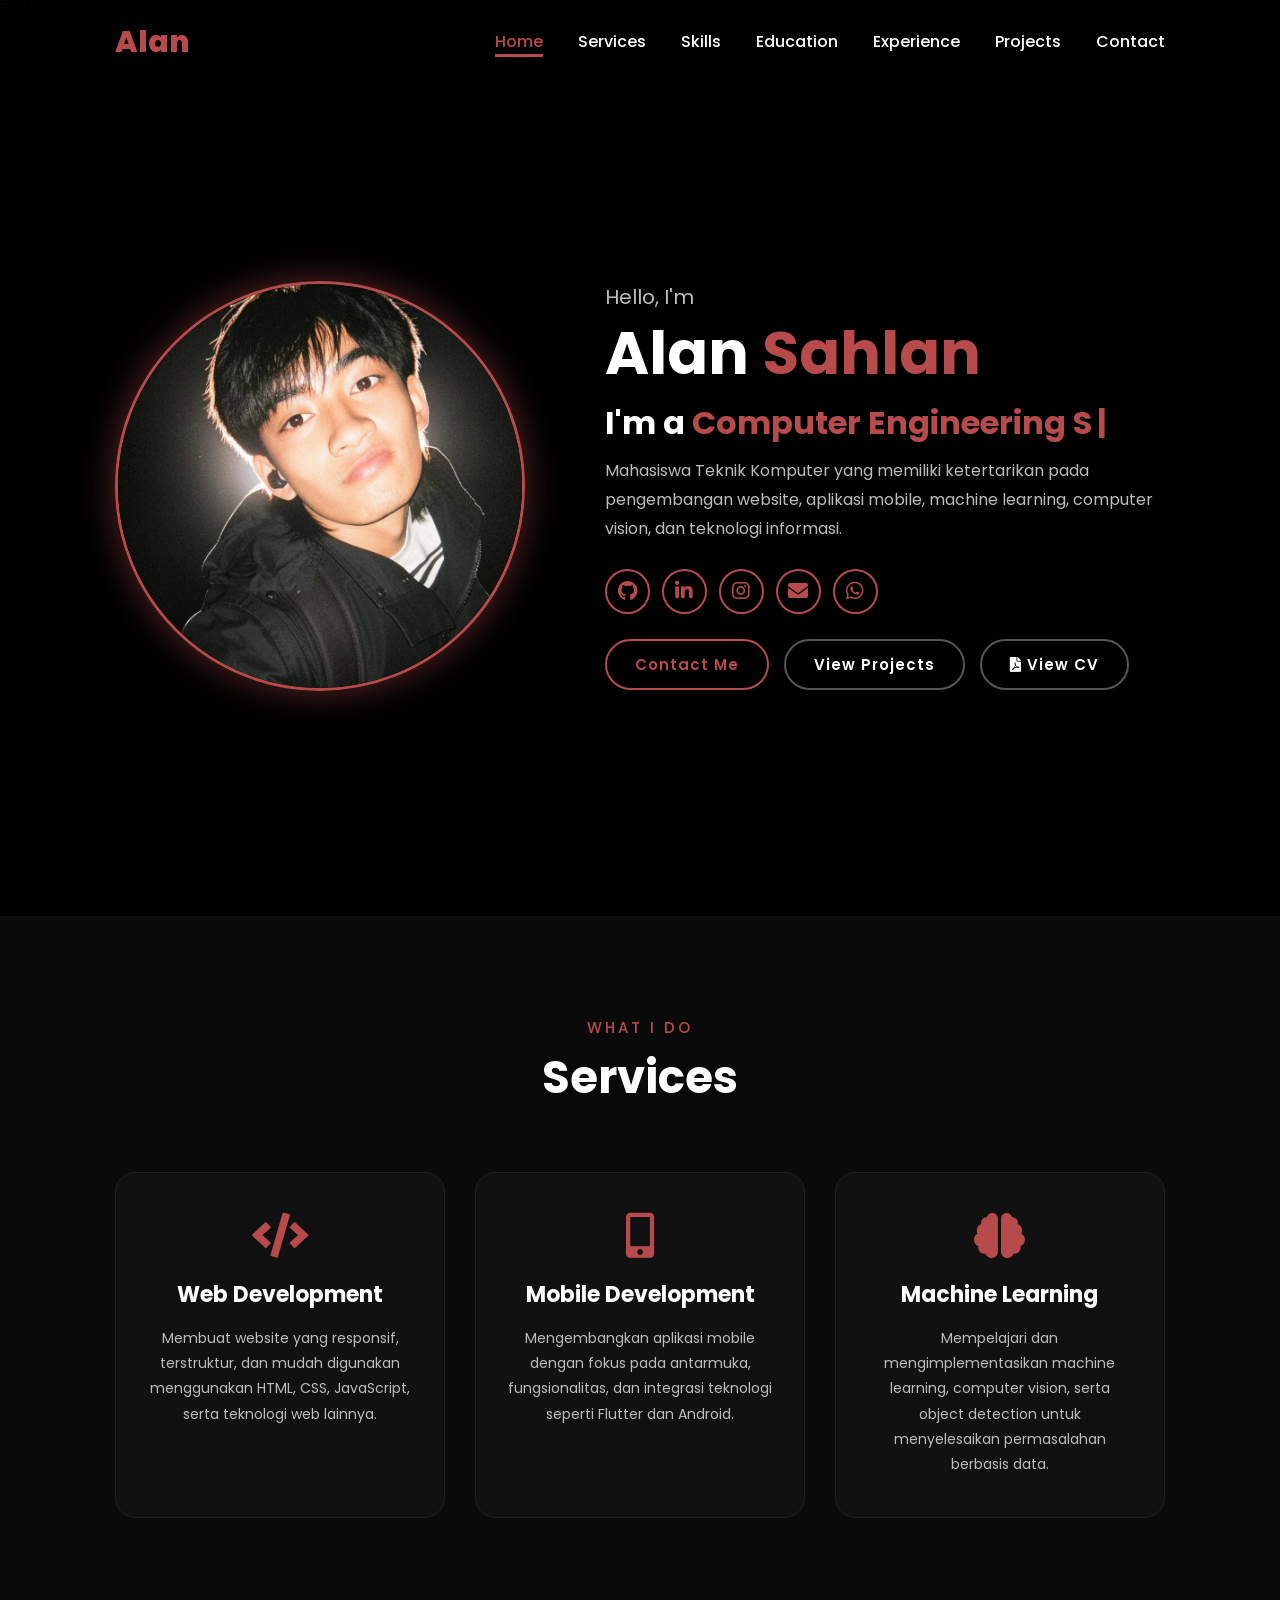
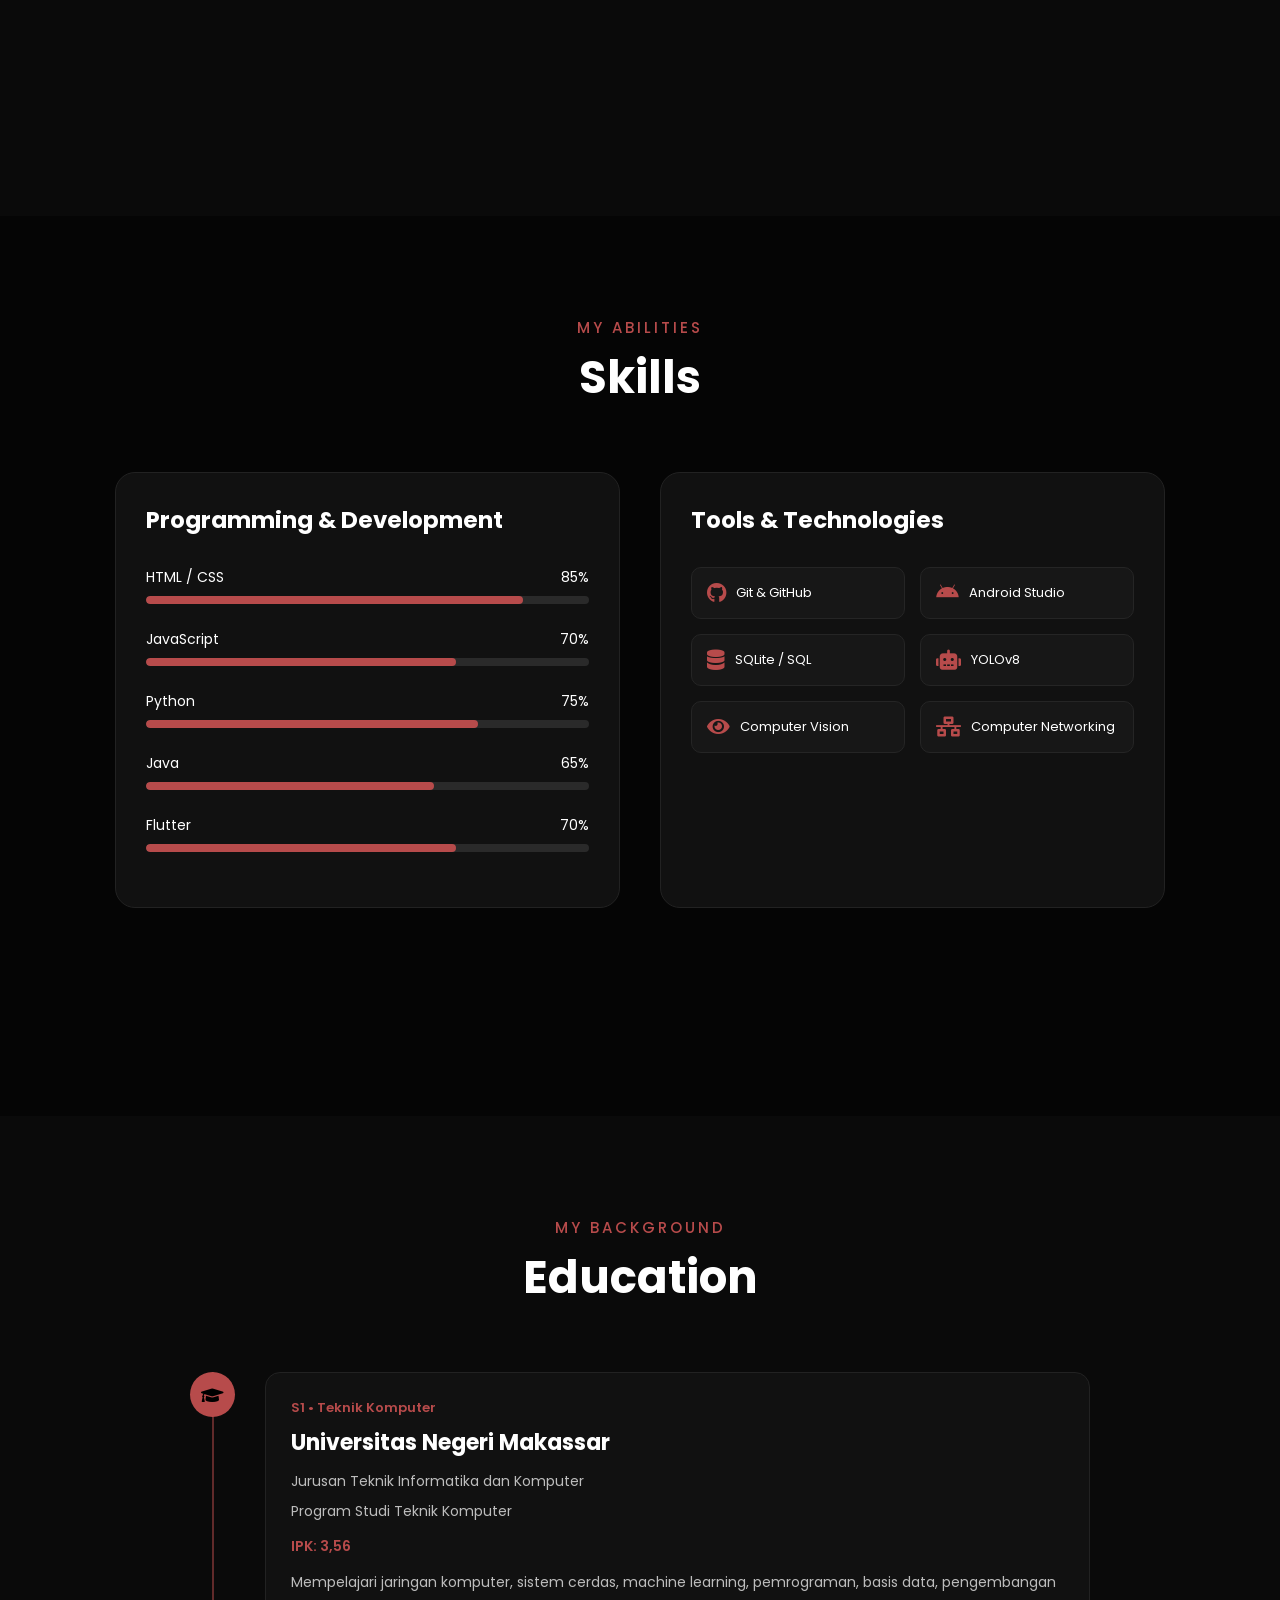
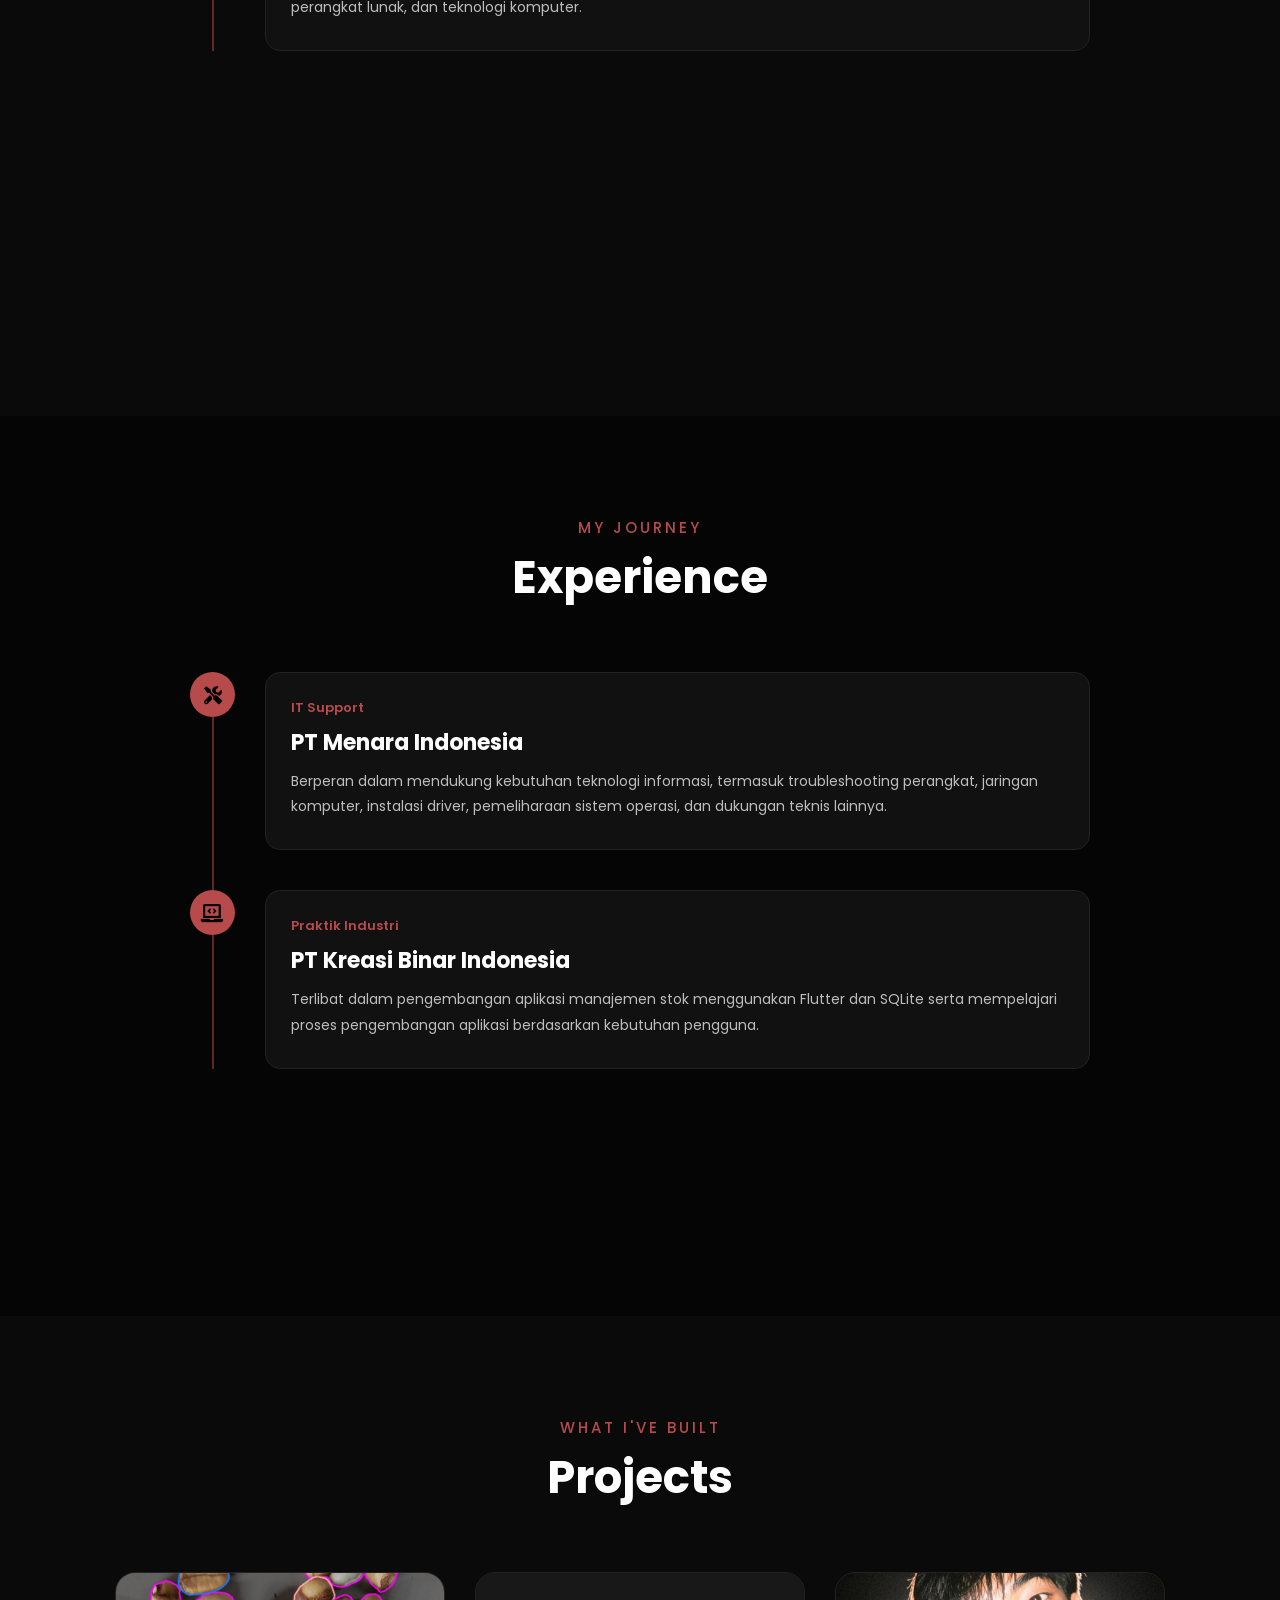
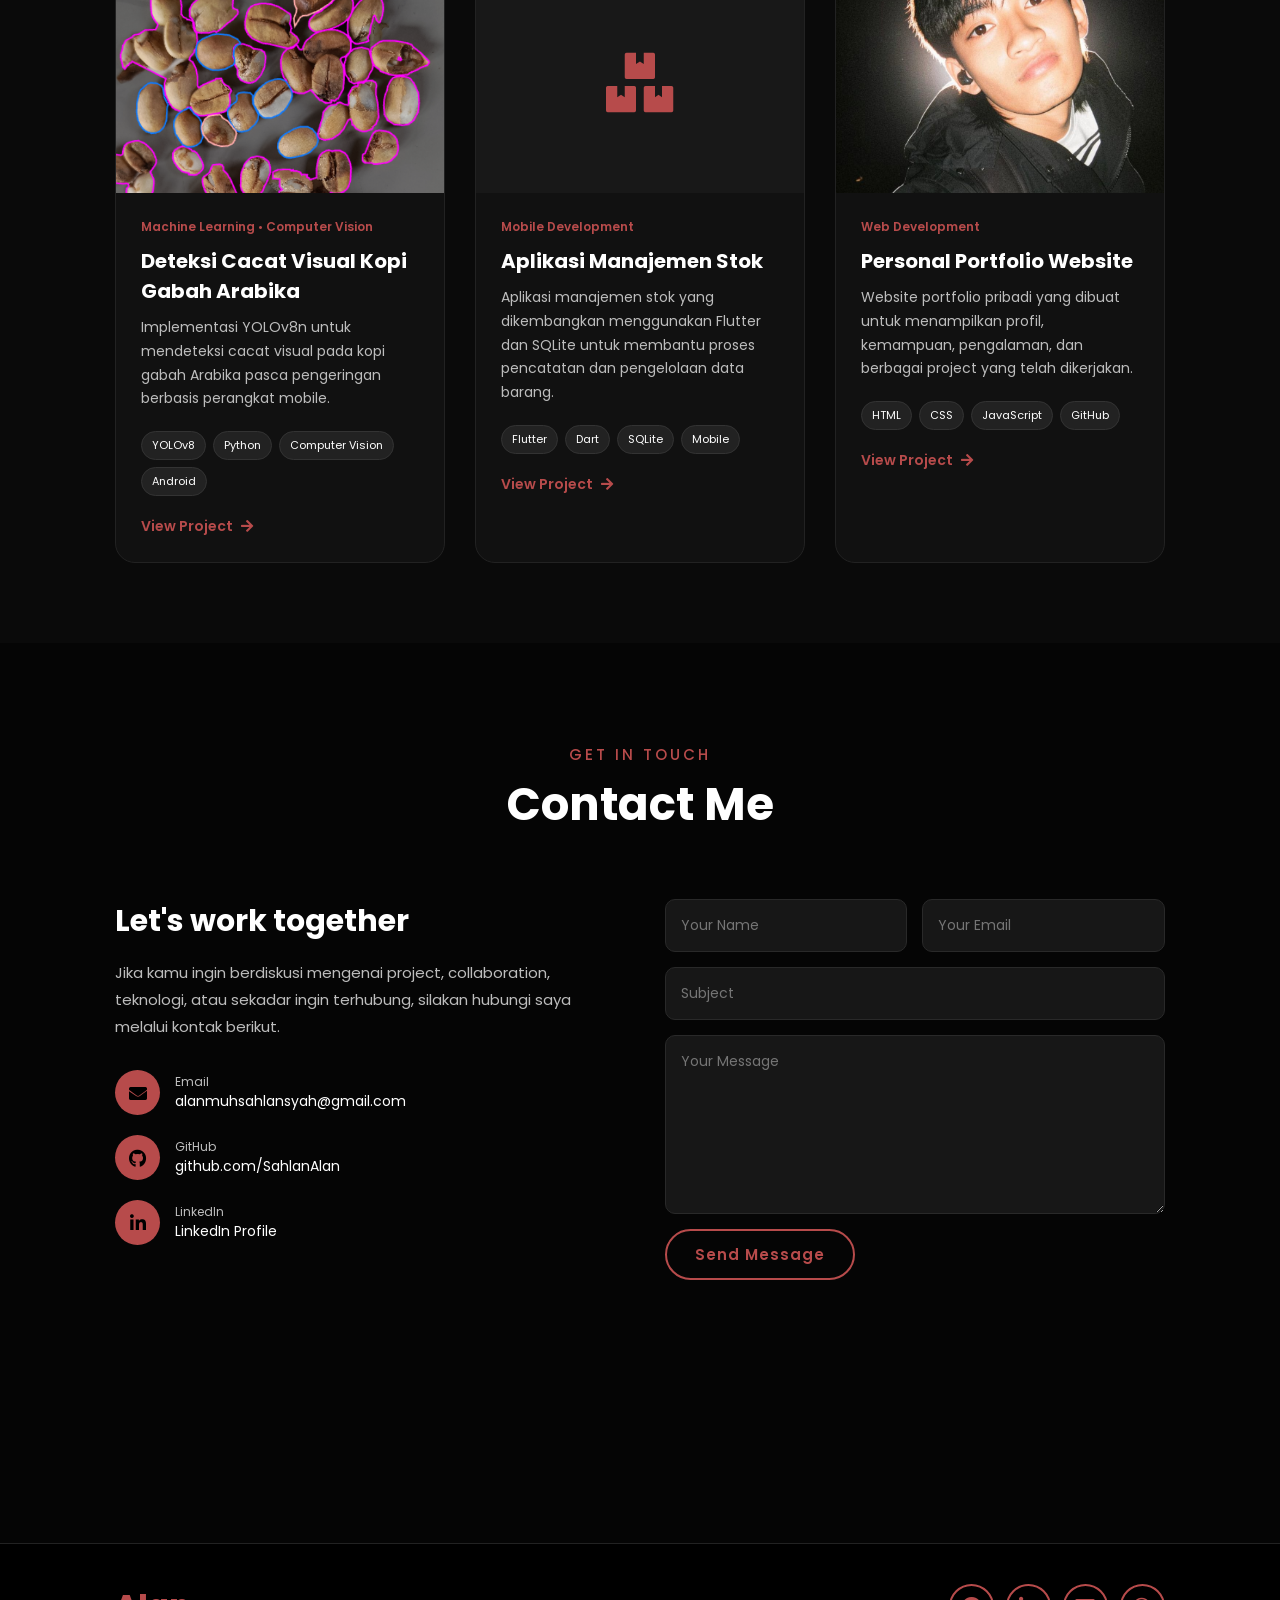
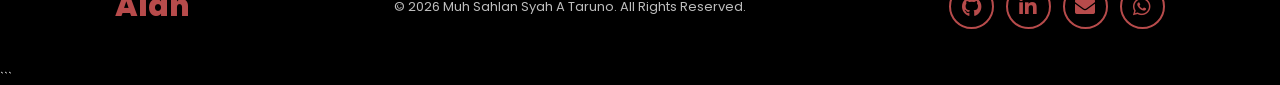
<file: index.html>
<!DOCTYPE html>

<html lang="en">
<head>
    <meta charset="UTF-8">
    <meta name="viewport" content="width=device-width, initial-scale=1.0">

```
<meta name="description" content="Portfolio Muhammad Sahlan Syah Alim Taruno - Computer Engineering Student, Web Developer, Mobile Developer, and Machine Learning Enthusiast.">
<meta name="author" content="Muhammad Sahlan Syah Alim Taruno">

<link rel="stylesheet" href="https://cdnjs.cloudflare.com/ajax/libs/font-awesome/5.15.3/css/all.min.css">
<link rel="stylesheet" href="styles.css">

<title>Alan | Portfolio</title>
```

</head>

<body>

```
<!-- ================= HEADER ================= -->
<header>
    <a href="#home" class="logo">Alan</a>

    <nav id="navbar">
        <a href="#home" class="active">Home</a>
        <a href="#services">Services</a>
        <a href="#skills">Skills</a>
        <a href="#education">Education</a>
        <a href="#experience">Experience</a>
        <a href="#projects">Projects</a>
        <a href="#contact">Contact</a>
    </nav>

    <div class="menu-icon" id="menu-icon">
        <i class="fas fa-bars"></i>
    </div>
</header>


<!-- ================= HOME ================= -->
<section class="home" id="home">

    <div class="home-img">
        <img src="assets/main.jpeg" alt="Muhammad Sahlan Syah Alim Taruno">
    </div>

    <div class="home-content">

        <p class="greeting">Hello, I'm</p>

        <h1>Alan <span>Sahlan</span></h1>

        <h3 class="typing-text">
            I'm a <span></span>
        </h3>

        <p>
            Mahasiswa Teknik Komputer yang memiliki ketertarikan pada
            pengembangan website, aplikasi mobile, machine learning,
            computer vision, dan teknologi informasi.
        </p>

        <div class="social-icons">

            <a href="https://github.com/SahlanAlan"
               target="_blank"
               aria-label="GitHub">
                <i class="fab fa-github"></i>
            </a>

            <a href="https://www.linkedin.com/"
               target="_blank"
               aria-label="LinkedIn">
                <i class="fab fa-linkedin-in"></i>
            </a>

            <a href="https://www.instagram.com/"
               target="_blank"
               aria-label="Instagram">
                <i class="fab fa-instagram"></i>
            </a>

            <a href="mailto:alanmuhsahlansyah@gmail.com"
               aria-label="Email">
                <i class="fas fa-envelope"></i>
            </a>

            <a href="https://wa.me/6285175296475"
               target="_blank"
               aria-label="WhatsApp">
                <i class="fab fa-whatsapp"></i>
            </a>

        </div>

        <div class="home-buttons">
    <a href="#contact" class="btn">Contact Me</a>

    <a href="#projects" class="btn secondary-btn">
        View Projects
    </a>

    <a href="assets/cv.pdf"
       class="btn secondary-btn"
       target="_blank">
        <i class="fas fa-file-pdf"></i>
        View CV
    </a>
</div>

    </div>

</section>


<!-- ================= SERVICES ================= -->
<section id="services" class="section">

    <div class="section-title">
        <p>What I Do</p>
        <h2>Services</h2>
    </div>

    <div class="services-container">

        <div class="service-card">
            <i class="fas fa-code"></i>
            <h3>Web Development</h3>
            <p>
                Membuat website yang responsif, terstruktur, dan
                mudah digunakan menggunakan HTML, CSS, JavaScript,
                serta teknologi web lainnya.
            </p>
        </div>

        <div class="service-card">
            <i class="fas fa-mobile-alt"></i>
            <h3>Mobile Development</h3>
            <p>
                Mengembangkan aplikasi mobile dengan fokus pada
                antarmuka, fungsionalitas, dan integrasi teknologi
                seperti Flutter dan Android.
            </p>
        </div>

        <div class="service-card">
            <i class="fas fa-brain"></i>
            <h3>Machine Learning</h3>
            <p>
                Mempelajari dan mengimplementasikan machine learning,
                computer vision, serta object detection untuk
                menyelesaikan permasalahan berbasis data.
            </p>
        </div>

    </div>

</section>


<!-- ================= SKILLS ================= -->
<section id="skills" class="section skills-section">

    <div class="section-title">
        <p>My Abilities</p>
        <h2>Skills</h2>
    </div>

    <div class="skills-container">

        <div class="skills-box">

            <h3>Programming & Development</h3>

            <div class="skill">
                <div class="skill-info">
                    <span>HTML / CSS</span>
                    <span>85%</span>
                </div>
                <div class="skill-bar">
                    <span style="width: 85%;"></span>
                </div>
            </div>

            <div class="skill">
                <div class="skill-info">
                    <span>JavaScript</span>
                    <span>70%</span>
                </div>
                <div class="skill-bar">
                    <span style="width: 70%;"></span>
                </div>
            </div>

            <div class="skill">
                <div class="skill-info">
                    <span>Python</span>
                    <span>75%</span>
                </div>
                <div class="skill-bar">
                    <span style="width: 75%;"></span>
                </div>
            </div>

            <div class="skill">
                <div class="skill-info">
                    <span>Java</span>
                    <span>65%</span>
                </div>
                <div class="skill-bar">
                    <span style="width: 65%;"></span>
                </div>
            </div>

            <div class="skill">
                <div class="skill-info">
                    <span>Flutter</span>
                    <span>70%</span>
                </div>
                <div class="skill-bar">
                    <span style="width: 70%;"></span>
                </div>
            </div>

        </div>


        <div class="skills-box">

            <h3>Tools & Technologies</h3>

            <div class="technology-list">

                <div class="technology">
                    <i class="fab fa-github"></i>
                    <span>Git & GitHub</span>
                </div>

                <div class="technology">
                    <i class="fab fa-android"></i>
                    <span>Android Studio</span>
                </div>

                <div class="technology">
                    <i class="fas fa-database"></i>
                    <span>SQLite / SQL</span>
                </div>

                <div class="technology">
                    <i class="fas fa-robot"></i>
                    <span>YOLOv8</span>
                </div>

                <div class="technology">
                    <i class="fas fa-eye"></i>
                    <span>Computer Vision</span>
                </div>

                <div class="technology">
                    <i class="fas fa-network-wired"></i>
                    <span>Computer Networking</span>
                </div>

            </div>

        </div>

    </div>

</section>


<!-- ================= EDUCATION ================= -->
<section id="education" class="section">

    <div class="section-title">
        <p>My Background</p>
        <h2>Education</h2>
    </div>

    <div class="timeline">

        <div class="timeline-item">

            <div class="timeline-icon">
                <i class="fas fa-graduation-cap"></i>
            </div>

            <div class="timeline-content">

                <span class="timeline-date">
                    S1 • Teknik Komputer
                </span>

                <h3>
                    Universitas Negeri Makassar
                </h3>

                <p>
                    Jurusan Teknik Informatika dan Komputer
                </p>

                <p>
                    Program Studi Teknik Komputer
                </p>

                <p class="highlight">
                    IPK: 3,56
                </p>

                <p>
                    Mempelajari jaringan komputer, sistem cerdas,
                    machine learning, pemrograman, basis data,
                    pengembangan perangkat lunak, dan teknologi
                    komputer.
                </p>

            </div>

        </div>

    </div>

</section>


<!-- ================= EXPERIENCE ================= -->
<section id="experience" class="section experience-section">

    <div class="section-title">
        <p>My Journey</p>
        <h2>Experience</h2>
    </div>

    <div class="timeline">

        <!-- Experience 1 -->
        <div class="timeline-item">

            <div class="timeline-icon">
                <i class="fas fa-tools"></i>
            </div>

            <div class="timeline-content">

                <span class="timeline-date">
                    IT Support
                </span>

                <h3>PT Menara Indonesia</h3>

                <p>
                    Berperan dalam mendukung kebutuhan teknologi
                    informasi, termasuk troubleshooting perangkat,
                    jaringan komputer, instalasi driver, pemeliharaan
                    sistem operasi, dan dukungan teknis lainnya.
                </p>

            </div>

        </div>


        <!-- Experience 2 -->
        <div class="timeline-item">

            <div class="timeline-icon">
                <i class="fas fa-laptop-code"></i>
            </div>

            <div class="timeline-content">

                <span class="timeline-date">
                    Praktik Industri
                </span>

                <h3>PT Kreasi Binar Indonesia</h3>

                <p>
                    Terlibat dalam pengembangan aplikasi manajemen
                    stok menggunakan Flutter dan SQLite serta
                    mempelajari proses pengembangan aplikasi
                    berdasarkan kebutuhan pengguna.
                </p>

            </div>

        </div>

    </div>

</section>


<!-- ================= PROJECTS ================= -->
<section id="projects" class="section">

    <div class="section-title">
        <p>What I've Built</p>
        <h2>Projects</h2>
    </div>

    <div class="projects-container">

        <!-- Project 1 -->
        <div class="project-card">

            <div class="project-image">
                <img src="assets/kopi.png"
                     alt="YOLOv8 Coffee Detection Project">
            </div>

            <div class="project-content">

                <span class="project-category">
                    Machine Learning • Computer Vision
                </span>

                <h3>
                    Deteksi Cacat Visual Kopi Gabah Arabika
                </h3>

                <p>
                    Implementasi YOLOv8n untuk mendeteksi cacat
                    visual pada kopi gabah Arabika pasca pengeringan
                    berbasis perangkat mobile.
                </p>

                <div class="project-tags">
                    <span>YOLOv8</span>
                    <span>Python</span>
                    <span>Computer Vision</span>
                    <span>Android</span>
                </div>

                <a href="#" class="project-link">
                    View Project <i class="fas fa-arrow-right"></i>
                </a>

            </div>

        </div>


        <!-- Project 2 -->
        <div class="project-card">

            <div class="project-image project-placeholder">
                <i class="fas fa-boxes"></i>
            </div>

            <div class="project-content">

                <span class="project-category">
                    Mobile Development
                </span>

                <h3>
                    Aplikasi Manajemen Stok
                </h3>

                <p>
                    Aplikasi manajemen stok yang dikembangkan
                    menggunakan Flutter dan SQLite untuk membantu
                    proses pencatatan dan pengelolaan data barang.
                </p>

                <div class="project-tags">
                    <span>Flutter</span>
                    <span>Dart</span>
                    <span>SQLite</span>
                    <span>Mobile</span>
                </div>

                <a href="#" class="project-link">
                    View Project <i class="fas fa-arrow-right"></i>
                </a>

            </div>

        </div>


        <!-- Project 3 -->
        <div class="project-card">

            <div class="project-image">
                <img src="assets/main.jpeg"
                     alt="Personal Portfolio Website Project">
            </div>

            <div class="project-content">

                <span class="project-category">
                    Web Development
                </span>

                <h3>
                    Personal Portfolio Website
                </h3>

                <p>
                    Website portfolio pribadi yang dibuat untuk
                    menampilkan profil, kemampuan, pengalaman,
                    dan berbagai project yang telah dikerjakan.
                </p>

                <div class="project-tags">
                    <span>HTML</span>
                    <span>CSS</span>
                    <span>JavaScript</span>
                    <span>GitHub</span>
                </div>

                <a href="#" class="project-link">
                    View Project <i class="fas fa-arrow-right"></i>
                </a>

            </div>

        </div>

    </div>

</section>


<!-- ================= CONTACT ================= -->
<section id="contact" class="section contact-section">

    <div class="section-title">
        <p>Get In Touch</p>
        <h2>Contact Me</h2>
    </div>

    <div class="contact-container">

        <div class="contact-info">

            <h3>Let's work together</h3>

            <p>
                Jika kamu ingin berdiskusi mengenai project,
                collaboration, teknologi, atau sekadar ingin
                terhubung, silakan hubungi saya melalui kontak
                berikut.
            </p>

            <div class="contact-item">

                <i class="fas fa-envelope"></i>

                <div>
                    <span>Email</span>
                    <a href="mailto:alanmuhsahlansyah@gmail.com">
                        alanmuhsahlansyah@gmail.com
                    </a>
                </div>

            </div>

            <div class="contact-item">

                <i class="fab fa-github"></i>

                <div>
                    <span>GitHub</span>
                    <a href="https://github.com/SahlanAlan"
                       target="_blank">
                        github.com/SahlanAlan
                    </a>
                </div>

            </div>

            <div class="contact-item">

                <i class="fab fa-linkedin-in"></i>

                <div>
                    <span>LinkedIn</span>
                    <a href="https://www.linkedin.com/"
                       target="_blank">
                        LinkedIn Profile
                    </a>
                </div>

            </div>

        </div>


        <form class="contact-form" id="contact-form">

            <div class="input-group">

                <input type="text"
                       id="name"
                       placeholder="Your Name"
                       required>

                <input type="email"
                       id="email"
                       placeholder="Your Email"
                       required>

            </div>

            <input type="text"
                   id="subject"
                   placeholder="Subject"
                   required>

            <textarea id="message"
                      rows="7"
                      placeholder="Your Message"
                      required></textarea>

            <button type="submit" class="btn">
                Send Message
            </button>

        </form>

    </div>

</section>


<!-- ================= FOOTER ================= -->
<footer>

    <div class="footer-content">

        <a href="#home" class="logo">Alan</a>

        <p>
            © 2026 Muh Sahlan Syah A Taruno.
            All Rights Reserved.
        </p>

        <div class="social-icons">

            <a href="https://github.com/SahlanAlan"
               target="_blank">
                <i class="fab fa-github"></i>
            </a>

            <a href="https://www.linkedin.com/"
               target="_blank">
                <i class="fab fa-linkedin-in"></i>
            </a>

            <a href="mailto:alanmuhsahlansyah@gmail.com">
                <i class="fas fa-envelope"></i>
            </a>

            <a href="whatsapp://send?phone=6281234567890">
                <i class="fab fa-whatsapp"></i>
            </a>

        </div>

    </div>

</footer>


<!-- JavaScript -->
<script src="script.js"></script>
```

</body>
</html>
</file>
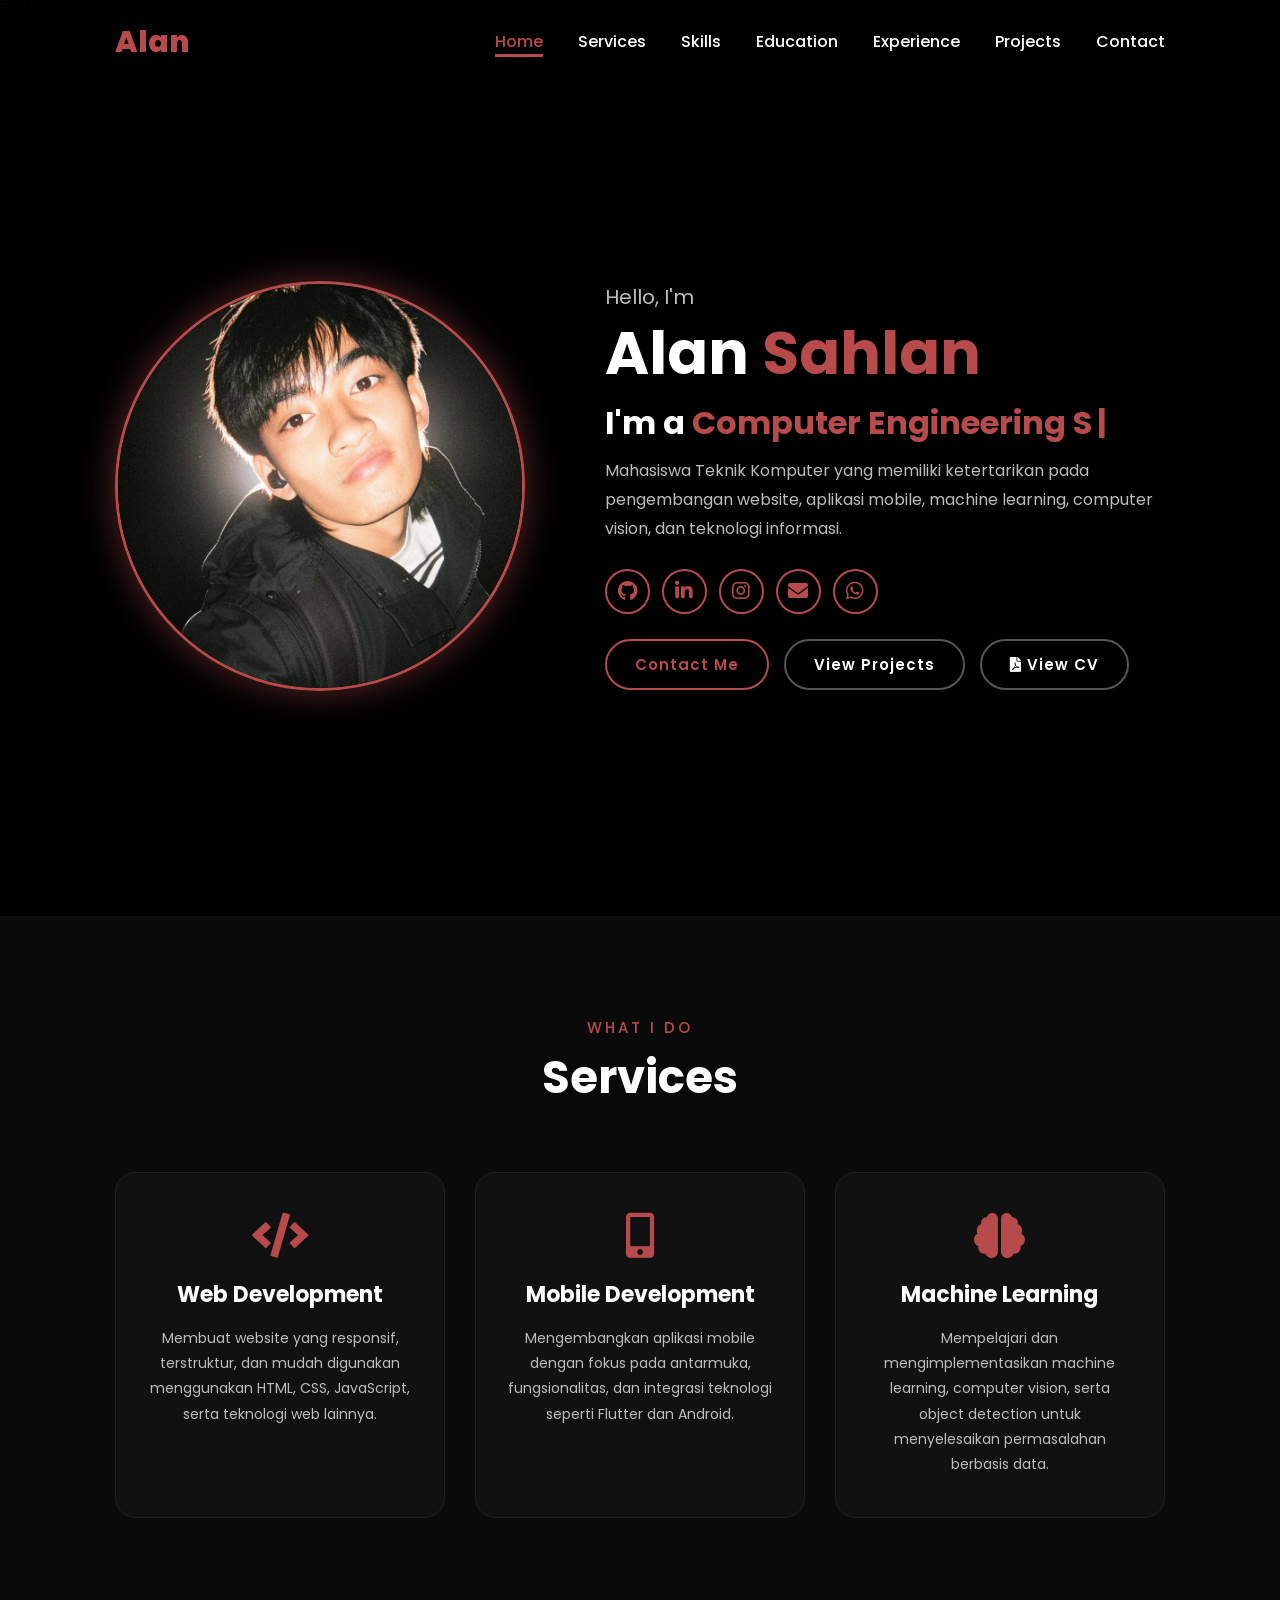
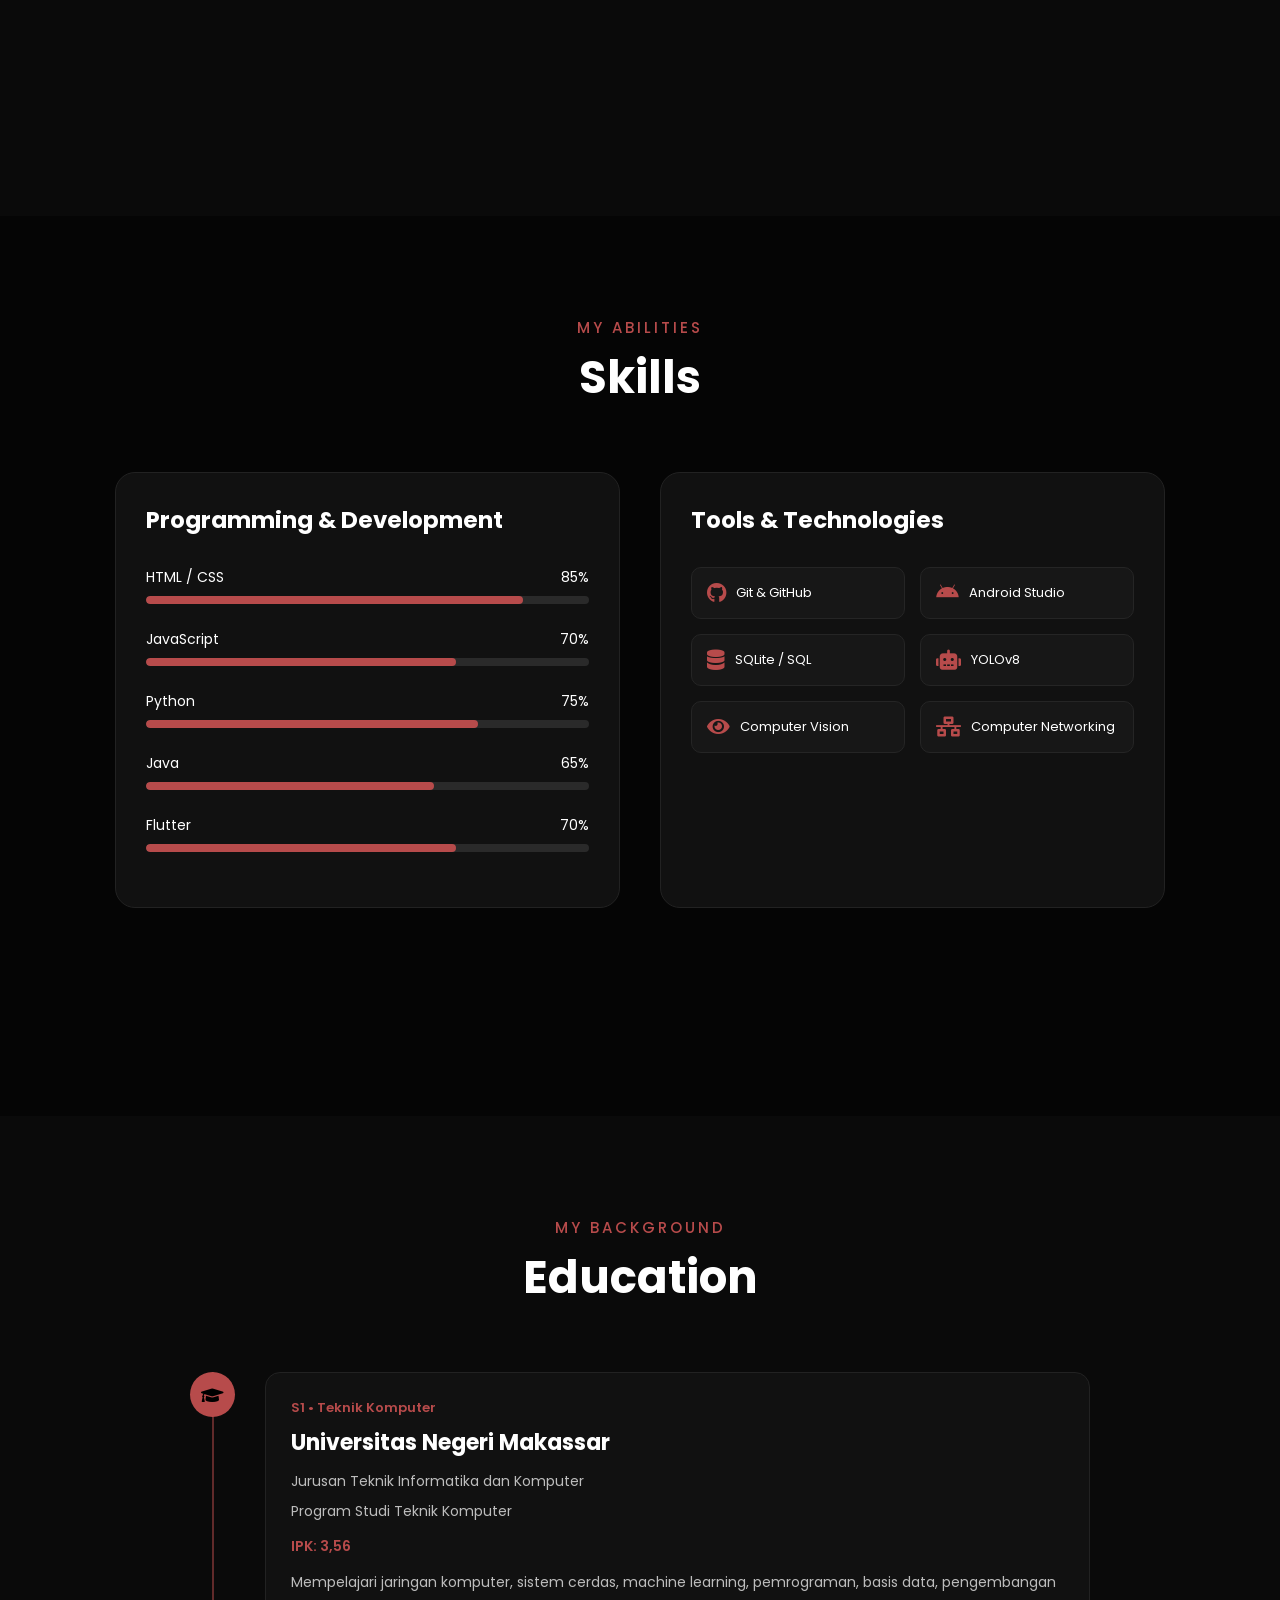
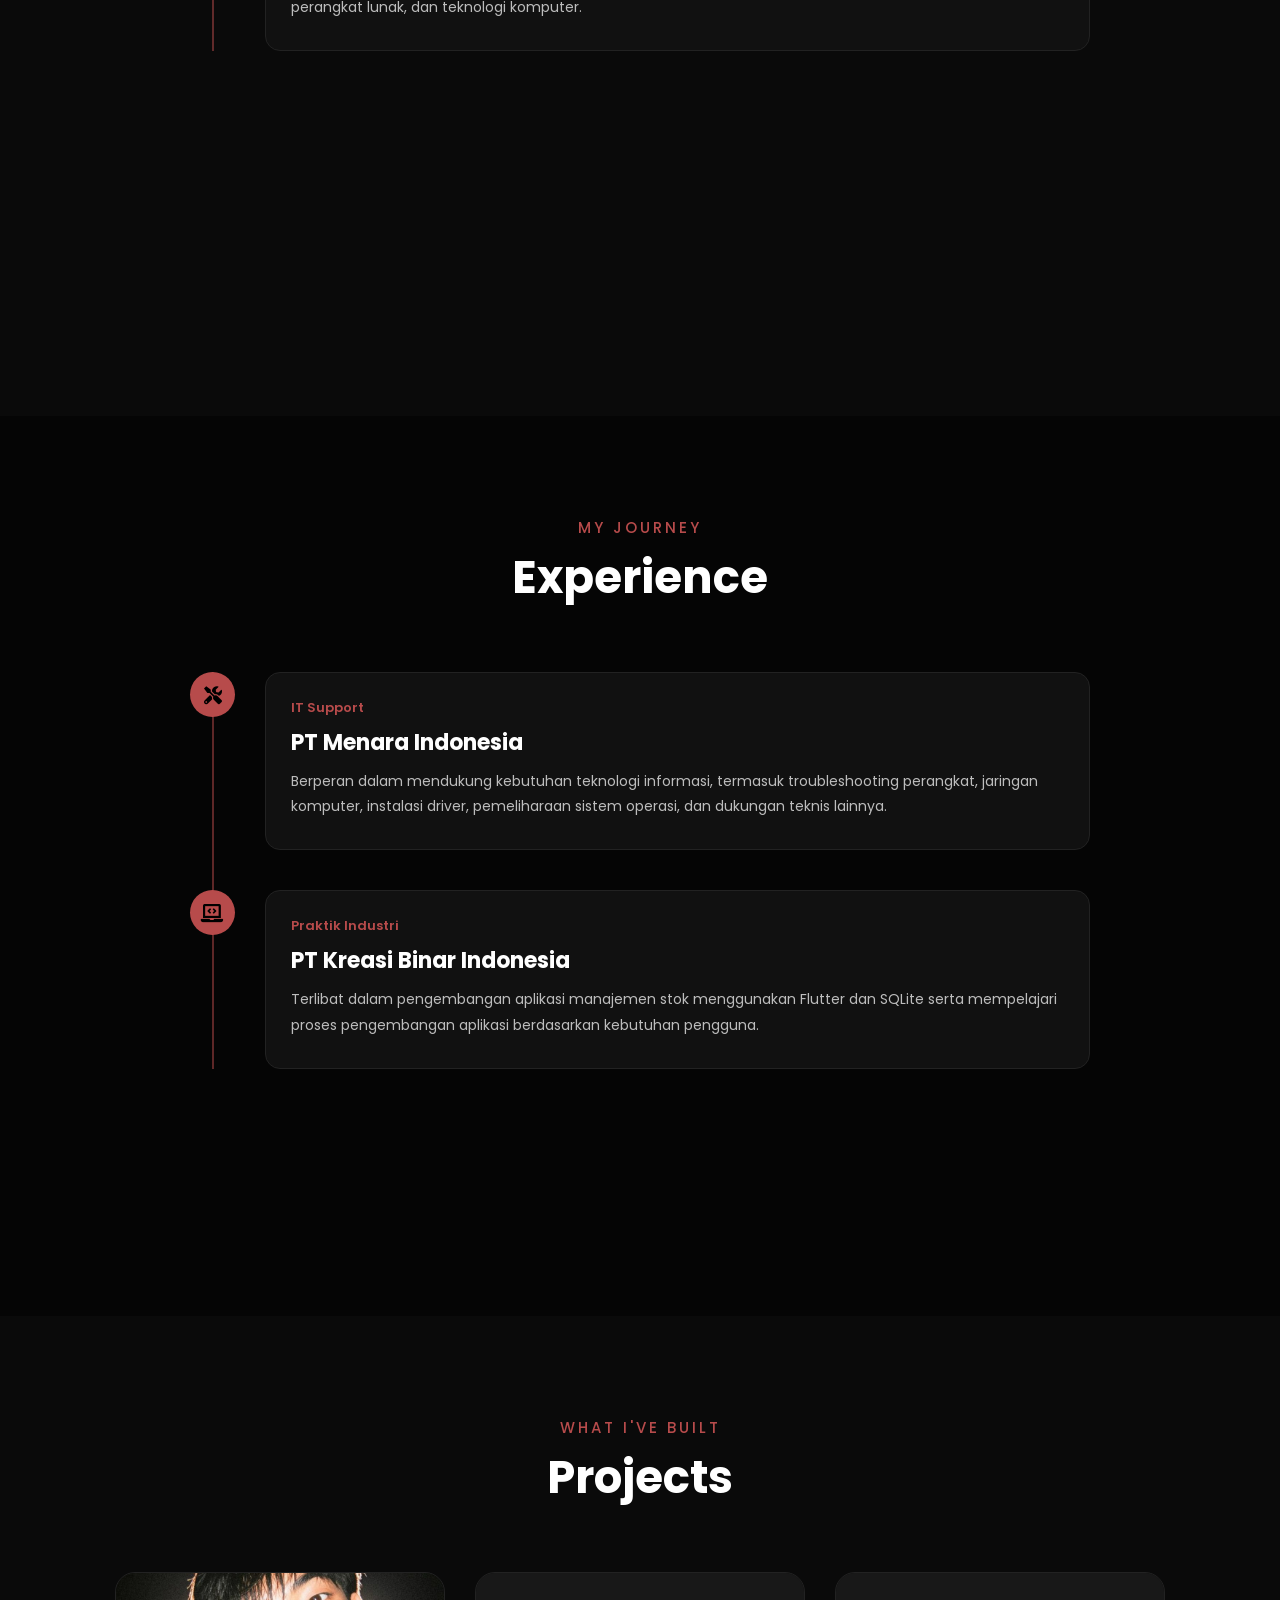
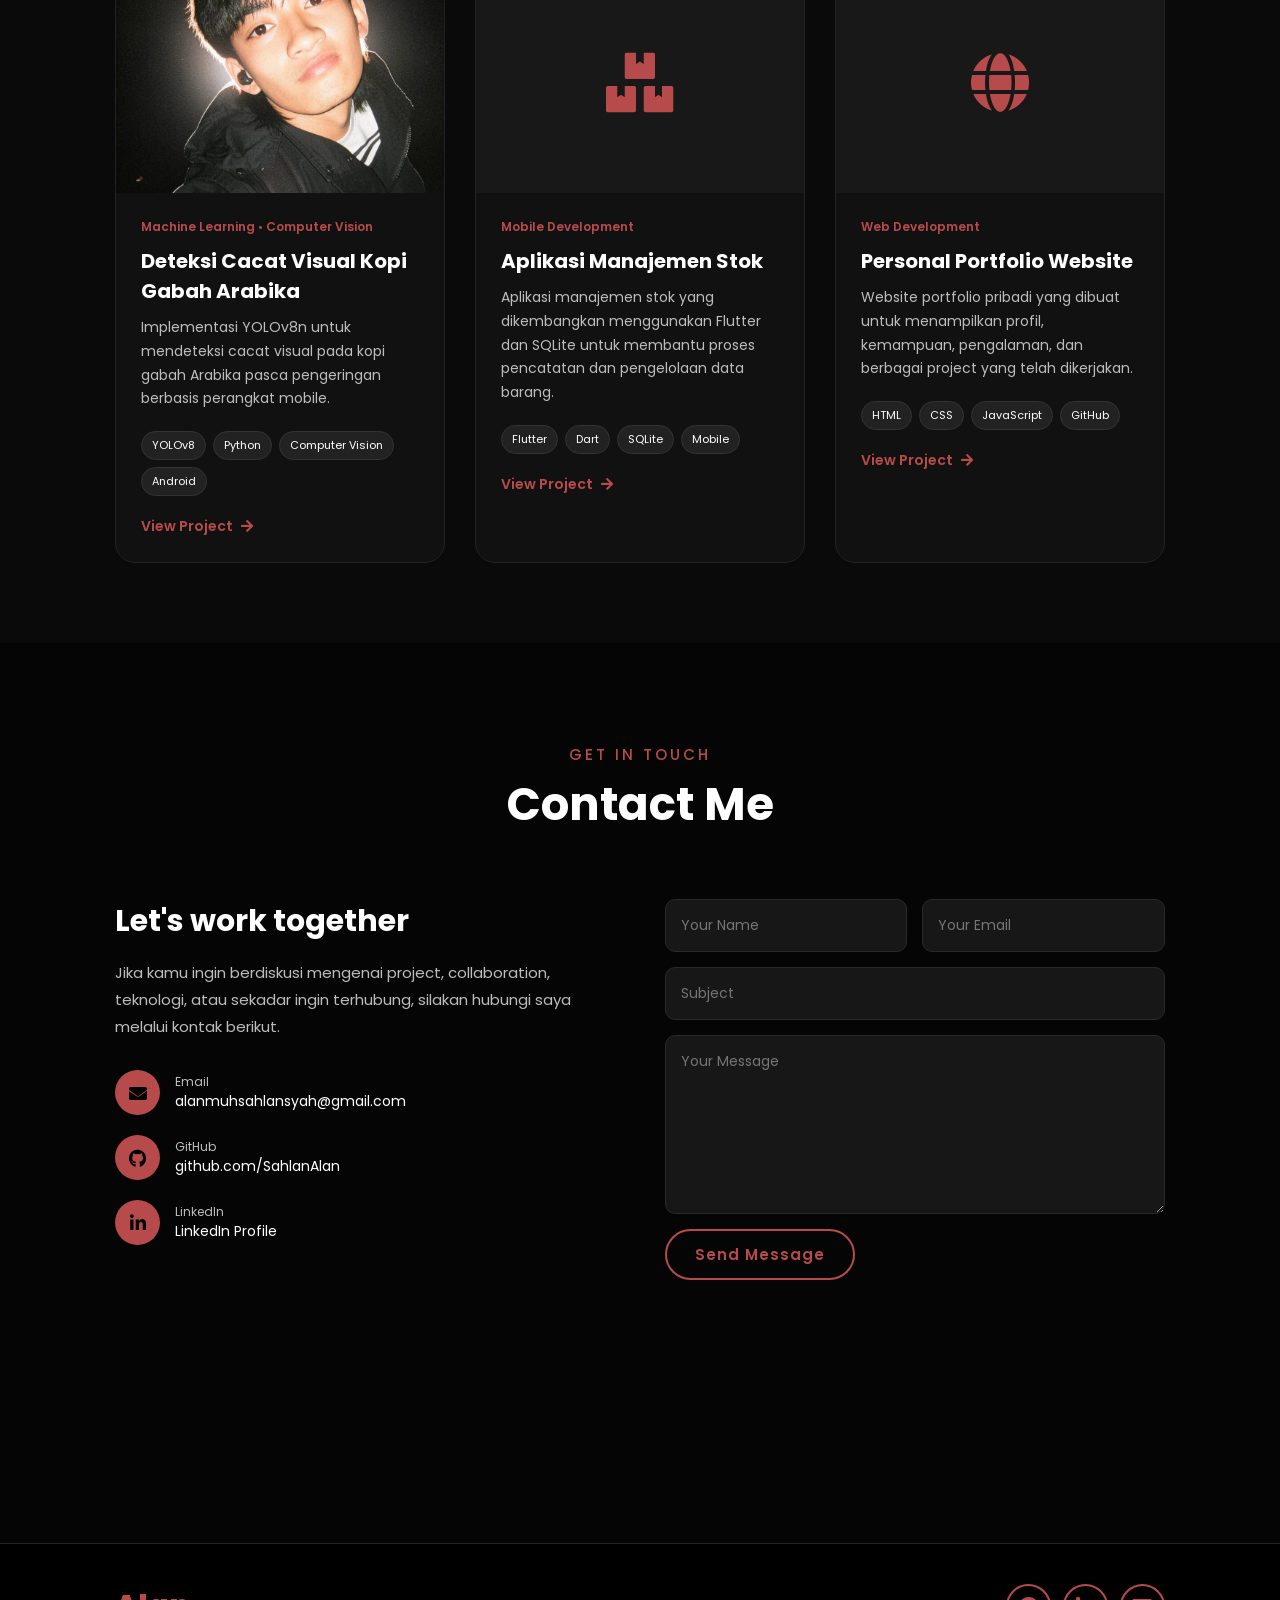
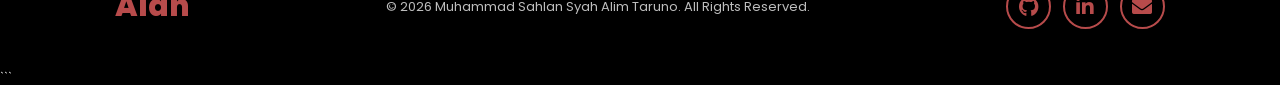
<file: Profile Website/index.html>
<!DOCTYPE html>

<html lang="en">
<head>
    <meta charset="UTF-8">
    <meta name="viewport" content="width=device-width, initial-scale=1.0">

```
<meta name="description" content="Portfolio Muhammad Sahlan Syah Alim Taruno - Computer Engineering Student, Web Developer, Mobile Developer, and Machine Learning Enthusiast.">
<meta name="author" content="Muhammad Sahlan Syah Alim Taruno">

<link rel="stylesheet" href="https://cdnjs.cloudflare.com/ajax/libs/font-awesome/5.15.3/css/all.min.css">
<link rel="stylesheet" href="styles.css">

<title>Alan | Portfolio</title>
```

</head>

<body>

```
<!-- ================= HEADER ================= -->
<header>
    <a href="#home" class="logo">Alan</a>

    <nav id="navbar">
        <a href="#home" class="active">Home</a>
        <a href="#services">Services</a>
        <a href="#skills">Skills</a>
        <a href="#education">Education</a>
        <a href="#experience">Experience</a>
        <a href="#projects">Projects</a>
        <a href="#contact">Contact</a>
    </nav>

    <div class="menu-icon" id="menu-icon">
        <i class="fas fa-bars"></i>
    </div>
</header>


<!-- ================= HOME ================= -->
<section class="home" id="home">

    <div class="home-img">
        <img src="assets/main.jpeg" alt="Muhammad Sahlan Syah Alim Taruno">
    </div>

    <div class="home-content">

        <p class="greeting">Hello, I'm</p>

        <h1>Alan <span>Sahlan</span></h1>

        <h3 class="typing-text">
            I'm a <span></span>
        </h3>

        <p>
            Mahasiswa Teknik Komputer yang memiliki ketertarikan pada
            pengembangan website, aplikasi mobile, machine learning,
            computer vision, dan teknologi informasi.
        </p>

        <div class="social-icons">

            <a href="https://github.com/SahlanAlan"
               target="_blank"
               aria-label="GitHub">
                <i class="fab fa-github"></i>
            </a>

            <a href="https://www.linkedin.com/"
               target="_blank"
               aria-label="LinkedIn">
                <i class="fab fa-linkedin-in"></i>
            </a>

            <a href="https://www.instagram.com/"
               target="_blank"
               aria-label="Instagram">
                <i class="fab fa-instagram"></i>
            </a>

            <a href="mailto:alanmuhsahlansyah@gmail.com"
               aria-label="Email">
                <i class="fas fa-envelope"></i>
            </a>

            <a href="https://wa.me/6285175296475"
               target="_blank"
               aria-label="WhatsApp">
                <i class="fab fa-whatsapp"></i>
            </a>

        </div>

        <div class="home-buttons">
    <a href="#contact" class="btn">Contact Me</a>

    <a href="#projects" class="btn secondary-btn">
        View Projects
    </a>

    <a href="assets/cv.pdf"
       class="btn secondary-btn"
       target="_blank">
        <i class="fas fa-file-pdf"></i>
        View CV
    </a>
</div>

    </div>

</section>


<!-- ================= SERVICES ================= -->
<section id="services" class="section">

    <div class="section-title">
        <p>What I Do</p>
        <h2>Services</h2>
    </div>

    <div class="services-container">

        <div class="service-card">
            <i class="fas fa-code"></i>
            <h3>Web Development</h3>
            <p>
                Membuat website yang responsif, terstruktur, dan
                mudah digunakan menggunakan HTML, CSS, JavaScript,
                serta teknologi web lainnya.
            </p>
        </div>

        <div class="service-card">
            <i class="fas fa-mobile-alt"></i>
            <h3>Mobile Development</h3>
            <p>
                Mengembangkan aplikasi mobile dengan fokus pada
                antarmuka, fungsionalitas, dan integrasi teknologi
                seperti Flutter dan Android.
            </p>
        </div>

        <div class="service-card">
            <i class="fas fa-brain"></i>
            <h3>Machine Learning</h3>
            <p>
                Mempelajari dan mengimplementasikan machine learning,
                computer vision, serta object detection untuk
                menyelesaikan permasalahan berbasis data.
            </p>
        </div>

    </div>

</section>


<!-- ================= SKILLS ================= -->
<section id="skills" class="section skills-section">

    <div class="section-title">
        <p>My Abilities</p>
        <h2>Skills</h2>
    </div>

    <div class="skills-container">

        <div class="skills-box">

            <h3>Programming & Development</h3>

            <div class="skill">
                <div class="skill-info">
                    <span>HTML / CSS</span>
                    <span>85%</span>
                </div>
                <div class="skill-bar">
                    <span style="width: 85%;"></span>
                </div>
            </div>

            <div class="skill">
                <div class="skill-info">
                    <span>JavaScript</span>
                    <span>70%</span>
                </div>
                <div class="skill-bar">
                    <span style="width: 70%;"></span>
                </div>
            </div>

            <div class="skill">
                <div class="skill-info">
                    <span>Python</span>
                    <span>75%</span>
                </div>
                <div class="skill-bar">
                    <span style="width: 75%;"></span>
                </div>
            </div>

            <div class="skill">
                <div class="skill-info">
                    <span>Java</span>
                    <span>65%</span>
                </div>
                <div class="skill-bar">
                    <span style="width: 65%;"></span>
                </div>
            </div>

            <div class="skill">
                <div class="skill-info">
                    <span>Flutter</span>
                    <span>70%</span>
                </div>
                <div class="skill-bar">
                    <span style="width: 70%;"></span>
                </div>
            </div>

        </div>


        <div class="skills-box">

            <h3>Tools & Technologies</h3>

            <div class="technology-list">

                <div class="technology">
                    <i class="fab fa-github"></i>
                    <span>Git & GitHub</span>
                </div>

                <div class="technology">
                    <i class="fab fa-android"></i>
                    <span>Android Studio</span>
                </div>

                <div class="technology">
                    <i class="fas fa-database"></i>
                    <span>SQLite / SQL</span>
                </div>

                <div class="technology">
                    <i class="fas fa-robot"></i>
                    <span>YOLOv8</span>
                </div>

                <div class="technology">
                    <i class="fas fa-eye"></i>
                    <span>Computer Vision</span>
                </div>

                <div class="technology">
                    <i class="fas fa-network-wired"></i>
                    <span>Computer Networking</span>
                </div>

            </div>

        </div>

    </div>

</section>


<!-- ================= EDUCATION ================= -->
<section id="education" class="section">

    <div class="section-title">
        <p>My Background</p>
        <h2>Education</h2>
    </div>

    <div class="timeline">

        <div class="timeline-item">

            <div class="timeline-icon">
                <i class="fas fa-graduation-cap"></i>
            </div>

            <div class="timeline-content">

                <span class="timeline-date">
                    S1 • Teknik Komputer
                </span>

                <h3>
                    Universitas Negeri Makassar
                </h3>

                <p>
                    Jurusan Teknik Informatika dan Komputer
                </p>

                <p>
                    Program Studi Teknik Komputer
                </p>

                <p class="highlight">
                    IPK: 3,56
                </p>

                <p>
                    Mempelajari jaringan komputer, sistem cerdas,
                    machine learning, pemrograman, basis data,
                    pengembangan perangkat lunak, dan teknologi
                    komputer.
                </p>

            </div>

        </div>

    </div>

</section>


<!-- ================= EXPERIENCE ================= -->
<section id="experience" class="section experience-section">

    <div class="section-title">
        <p>My Journey</p>
        <h2>Experience</h2>
    </div>

    <div class="timeline">

        <!-- Experience 1 -->
        <div class="timeline-item">

            <div class="timeline-icon">
                <i class="fas fa-tools"></i>
            </div>

            <div class="timeline-content">

                <span class="timeline-date">
                    IT Support
                </span>

                <h3>PT Menara Indonesia</h3>

                <p>
                    Berperan dalam mendukung kebutuhan teknologi
                    informasi, termasuk troubleshooting perangkat,
                    jaringan komputer, instalasi driver, pemeliharaan
                    sistem operasi, dan dukungan teknis lainnya.
                </p>

            </div>

        </div>


        <!-- Experience 2 -->
        <div class="timeline-item">

            <div class="timeline-icon">
                <i class="fas fa-laptop-code"></i>
            </div>

            <div class="timeline-content">

                <span class="timeline-date">
                    Praktik Industri
                </span>

                <h3>PT Kreasi Binar Indonesia</h3>

                <p>
                    Terlibat dalam pengembangan aplikasi manajemen
                    stok menggunakan Flutter dan SQLite serta
                    mempelajari proses pengembangan aplikasi
                    berdasarkan kebutuhan pengguna.
                </p>

            </div>

        </div>

    </div>

</section>


<!-- ================= PROJECTS ================= -->
<section id="projects" class="section">

    <div class="section-title">
        <p>What I've Built</p>
        <h2>Projects</h2>
    </div>

    <div class="projects-container">

        <!-- Project 1 -->
        <div class="project-card">

            <div class="project-image">
                <img src="assets/main.jpeg"
                     alt="YOLOv8 Coffee Detection Project">
            </div>

            <div class="project-content">

                <span class="project-category">
                    Machine Learning • Computer Vision
                </span>

                <h3>
                    Deteksi Cacat Visual Kopi Gabah Arabika
                </h3>

                <p>
                    Implementasi YOLOv8n untuk mendeteksi cacat
                    visual pada kopi gabah Arabika pasca pengeringan
                    berbasis perangkat mobile.
                </p>

                <div class="project-tags">
                    <span>YOLOv8</span>
                    <span>Python</span>
                    <span>Computer Vision</span>
                    <span>Android</span>
                </div>

                <a href="#" class="project-link">
                    View Project <i class="fas fa-arrow-right"></i>
                </a>

            </div>

        </div>


        <!-- Project 2 -->
        <div class="project-card">

            <div class="project-image project-placeholder">
                <i class="fas fa-boxes"></i>
            </div>

            <div class="project-content">

                <span class="project-category">
                    Mobile Development
                </span>

                <h3>
                    Aplikasi Manajemen Stok
                </h3>

                <p>
                    Aplikasi manajemen stok yang dikembangkan
                    menggunakan Flutter dan SQLite untuk membantu
                    proses pencatatan dan pengelolaan data barang.
                </p>

                <div class="project-tags">
                    <span>Flutter</span>
                    <span>Dart</span>
                    <span>SQLite</span>
                    <span>Mobile</span>
                </div>

                <a href="#" class="project-link">
                    View Project <i class="fas fa-arrow-right"></i>
                </a>

            </div>

        </div>


        <!-- Project 3 -->
        <div class="project-card">

            <div class="project-image project-placeholder">
                <i class="fas fa-globe"></i>
            </div>

            <div class="project-content">

                <span class="project-category">
                    Web Development
                </span>

                <h3>
                    Personal Portfolio Website
                </h3>

                <p>
                    Website portfolio pribadi yang dibuat untuk
                    menampilkan profil, kemampuan, pengalaman,
                    dan berbagai project yang telah dikerjakan.
                </p>

                <div class="project-tags">
                    <span>HTML</span>
                    <span>CSS</span>
                    <span>JavaScript</span>
                    <span>GitHub</span>
                </div>

                <a href="#" class="project-link">
                    View Project <i class="fas fa-arrow-right"></i>
                </a>

            </div>

        </div>

    </div>

</section>


<!-- ================= CONTACT ================= -->
<section id="contact" class="section contact-section">

    <div class="section-title">
        <p>Get In Touch</p>
        <h2>Contact Me</h2>
    </div>

    <div class="contact-container">

        <div class="contact-info">

            <h3>Let's work together</h3>

            <p>
                Jika kamu ingin berdiskusi mengenai project,
                collaboration, teknologi, atau sekadar ingin
                terhubung, silakan hubungi saya melalui kontak
                berikut.
            </p>

            <div class="contact-item">

                <i class="fas fa-envelope"></i>

                <div>
                    <span>Email</span>
                    <a href="mailto:alanmuhsahlansyah@gmail.com">
                        alanmuhsahlansyah@gmail.com
                    </a>
                </div>

            </div>

            <div class="contact-item">

                <i class="fab fa-github"></i>

                <div>
                    <span>GitHub</span>
                    <a href="https://github.com/SahlanAlan"
                       target="_blank">
                        github.com/SahlanAlan
                    </a>
                </div>

            </div>

            <div class="contact-item">

                <i class="fab fa-linkedin-in"></i>

                <div>
                    <span>LinkedIn</span>
                    <a href="https://www.linkedin.com/"
                       target="_blank">
                        LinkedIn Profile
                    </a>
                </div>

            </div>

        </div>


        <form class="contact-form" id="contact-form">

            <div class="input-group">

                <input type="text"
                       id="name"
                       placeholder="Your Name"
                       required>

                <input type="email"
                       id="email"
                       placeholder="Your Email"
                       required>

            </div>

            <input type="text"
                   id="subject"
                   placeholder="Subject"
                   required>

            <textarea id="message"
                      rows="7"
                      placeholder="Your Message"
                      required></textarea>

            <button type="submit" class="btn">
                Send Message
            </button>

        </form>

    </div>

</section>


<!-- ================= FOOTER ================= -->
<footer>

    <div class="footer-content">

        <a href="#home" class="logo">Alan</a>

        <p>
            © 2026 Muhammad Sahlan Syah Alim Taruno.
            All Rights Reserved.
        </p>

        <div class="social-icons">

            <a href="https://github.com/SahlanAlan"
               target="_blank">
                <i class="fab fa-github"></i>
            </a>

            <a href="https://www.linkedin.com/"
               target="_blank">
                <i class="fab fa-linkedin-in"></i>
            </a>

            <a href="mailto:alanmuhsahlansyah@gmail.com">
                <i class="fas fa-envelope"></i>
            </a>

        </div>

    </div>

</footer>


<!-- JavaScript -->
<script src="script.js"></script>
```

</body>
</html>
</file>
<file: styles.css>
@import url('https://fonts.googleapis.com/css2?family=Poppins:wght@100;200;300;400;500;600;700;800&display=swap');

* {
  margin: 0;
  padding: 0;
  box-sizing: border-box;
  text-decoration: none;
  border: none;
  outline: none;
  font-family: 'Poppins', sans-serif;
  scroll-behavior: smooth;
  }

html {
font-size: 62.5%;
scroll-behavior: smooth;
}

body {
width: 100%;
min-height: 100vh;
overflow-x: hidden;
background-color: #000;
color: #fff;
}

:root {
--primary: #b74b4b;
--primary-dark: #8e3838;
--background: #000;
--card: #111;
--card-light: #161616;
--text: #fff;
--text-muted: #bdbdbd;
}

/* ================= HEADER ================= */

header {
position: fixed;
top: 0;
left: 0;
width: 100%;
padding: 2rem 9%;
background: rgba(0, 0, 0, 0.85);
backdrop-filter: blur(10px);
display: flex;
justify-content: space-between;
align-items: center;
z-index: 1000;
transition: 0.3s ease;
}

.logo {
font-size: 3rem;
color: var(--primary);
font-weight: 800;
cursor: pointer;
transition: 0.3s ease;
}

.logo:hover {
transform: scale(1.1);
}

nav {
display: flex;
align-items: center;
}

nav a {
font-size: 1.6rem;
color: white;
margin-left: 3.5rem;
font-weight: 500;
transition: 0.3s ease;
border-bottom: 3px solid transparent;
}

nav a:hover,
nav a.active {
color: var(--primary);
border-bottom: 3px solid var(--primary);
}

.menu-icon {
display: none;
font-size: 2.8rem;
color: var(--primary);
cursor: pointer;
}

/* ================= GENERAL SECTION ================= */

section {
min-height: 100vh;
padding: 10rem 9% 8rem;
}

.section {
background: #050505;
}

.section:nth-child(even) {
background: #0a0a0a;
}

.section-title {
text-align: center;
margin-bottom: 6rem;
}

.section-title p {
color: var(--primary);
font-size: 1.5rem;
font-weight: 500;
text-transform: uppercase;
letter-spacing: 0.3rem;
margin-bottom: 0.5rem;
}

.section-title h2 {
font-size: 4.5rem;
font-weight: 700;
}

/* ================= HOME ================= */

.home {
display: flex;
justify-content: center;
align-items: center;
gap: 8rem;
background-color: #000;
padding-top: 12rem;
}

.home-img {
border-radius: 50%;
display: flex;
justify-content: center;
align-items: center;
}

.home-img img {
width: 32vw;
max-width: 450px;
aspect-ratio: 1 / 1;
object-fit: cover;
border-radius: 50%;
border: 0.3rem solid var(--primary);
box-shadow: 0 0 35px rgba(183, 75, 75, 0.5);
cursor: pointer;
transition: 0.4s ease;
}

.home-img img:hover {
transform: scale(1.03);
box-shadow: 0 0 55px rgba(183, 75, 75, 0.8);
}

.home-content {
max-width: 650px;
}

.greeting {
font-size: 2rem;
color: var(--text-muted);
margin-bottom: 0.5rem;
}

.home-content h1 {
font-size: 6rem;
font-weight: 700;
line-height: 1.2;
}

.home-content h1 span {
color: var(--primary);
}

.home-content h3 {
font-size: 3.2rem;
margin: 1rem 0;
font-weight: 700;
}

.home-content > p:not(.greeting) {
font-size: 1.6rem;
line-height: 1.8;
color: var(--text-muted);
max-width: 600px;
}

.typing-text {
min-width: 280px;
}

.typing-text span {
color: var(--primary);
}

.typing-text span::after {
content: "|";
margin-left: 5px;
color: var(--primary);
animation: blink 0.7s infinite;
}

@keyframes blink {
50% {
opacity: 0;
}
}

/* ================= SOCIAL ICONS ================= */

.social-icons {
display: flex;
gap: 1.2rem;
margin: 2.5rem 0;
}

.social-icons a {
display: inline-flex;
justify-content: center;
align-items: center;
width: 4.5rem;
height: 4.5rem;
background-color: transparent;
border: 0.2rem solid var(--primary);
font-size: 2rem;
border-radius: 50%;
color: var(--primary);
transition: 0.3s ease;
}

.social-icons a:hover {
color: #000;
transform: translateY(-5px) scale(1.1);
background-color: var(--primary);
box-shadow: 0 0 25px rgba(183, 75, 75, 0.8);
}

/* ================= BUTTON ================= */

.home-buttons {
display: flex;
gap: 1.5rem;
flex-wrap: wrap;
}

.btn {
display: inline-block;
padding: 1.2rem 2.8rem;
background-color: transparent;
border-radius: 4rem;
font-size: 1.5rem;
color: var(--primary);
letter-spacing: 0.1rem;
font-weight: 600;
border: 2px solid var(--primary);
transition: 0.3s ease;
cursor: pointer;
}

.btn:hover {
transform: translateY(-3px);
background-color: var(--primary);
color: #000;
box-shadow: 0 0 25px rgba(183, 75, 75, 0.7);
}

.secondary-btn {
color: white;
border-color: #555;
}

.secondary-btn:hover {
background: white;
border-color: white;
}

/* ================= SERVICES ================= */

.services-container {
display: grid;
grid-template-columns: repeat(3, 1fr);
gap: 3rem;
}

.service-card {
background: var(--card);
border: 1px solid #222;
border-radius: 2rem;
padding: 4rem 3rem;
text-align: center;
transition: 0.4s ease;
}

.service-card:hover {
transform: translateY(-10px);
border-color: var(--primary);
box-shadow: 0 0 30px rgba(183, 75, 75, 0.15);
}

.service-card i {
font-size: 4.5rem;
color: var(--primary);
margin-bottom: 2rem;
}

.service-card h3 {
font-size: 2.2rem;
margin-bottom: 1.5rem;
}

.service-card p {
font-size: 1.4rem;
line-height: 1.8;
color: var(--text-muted);
}

/* ================= SKILLS ================= */

.skills-container {
display: grid;
grid-template-columns: repeat(2, 1fr);
gap: 4rem;
max-width: 1100px;
margin: auto;
}

.skills-box {
background: var(--card);
border: 1px solid #222;
border-radius: 2rem;
padding: 3rem;
}

.skills-box h3 {
font-size: 2.3rem;
margin-bottom: 3rem;
}

.skill {
margin-bottom: 2.5rem;
}

.skill-info {
display: flex;
justify-content: space-between;
font-size: 1.4rem;
margin-bottom: 0.8rem;
}

.skill-bar {
height: 0.8rem;
background: #2a2a2a;
border-radius: 1rem;
overflow: hidden;
}

.skill-bar span {
display: block;
height: 100%;
background: var(--primary);
border-radius: 1rem;
}

.technology-list {
display: grid;
grid-template-columns: repeat(2, 1fr);
gap: 1.5rem;
}

.technology {
display: flex;
align-items: center;
gap: 1rem;
padding: 1.5rem;
background: #171717;
border-radius: 1rem;
border: 1px solid #252525;
transition: 0.3s ease;
}

.technology:hover {
border-color: var(--primary);
transform: translateY(-3px);
}

.technology i {
font-size: 2rem;
color: var(--primary);
}

.technology span {
font-size: 1.3rem;
color: white;
}

/* ================= TIMELINE ================= */

.timeline {
position: relative;
max-width: 900px;
margin: auto;
}

.timeline::before {
content: "";
position: absolute;
left: 2.2rem;
top: 0;
width: 2px;
height: 100%;
background: var(--primary);
opacity: 0.5;
}

.timeline-item {
position: relative;
display: flex;
gap: 3rem;
margin-bottom: 4rem;
}

.timeline-icon {
min-width: 4.5rem;
height: 4.5rem;
background: var(--primary);
border-radius: 50%;
display: flex;
justify-content: center;
align-items: center;
color: #000;
font-size: 1.8rem;
z-index: 2;
}

.timeline-content {
background: var(--card);
border: 1px solid #222;
border-radius: 1.5rem;
padding: 2.5rem;
flex: 1;
}

.timeline-date {
display: inline-block;
color: var(--primary);
font-size: 1.3rem;
font-weight: 600;
margin-bottom: 0.8rem;
}

.timeline-content h3 {
font-size: 2.2rem;
margin-bottom: 1rem;
}

.timeline-content p {
color: var(--text-muted);
font-size: 1.4rem;
line-height: 1.8;
margin-bottom: 0.5rem;
}

.timeline-content .highlight {
color: var(--primary);
font-weight: 600;
margin: 1rem 0;
}

/* ================= PROJECTS ================= */

.projects-container {
display: grid;
grid-template-columns: repeat(3, 1fr);
gap: 3rem;
}

.project-card {
background: var(--card);
border: 1px solid #222;
border-radius: 2rem;
overflow: hidden;
transition: 0.4s ease;
}

.project-card:hover {
transform: translateY(-8px);
border-color: var(--primary);
box-shadow: 0 0 30px rgba(183, 75, 75, 0.15);
}

.project-image {
width: 100%;
height: 220px;
overflow: hidden;
}

.project-image img {
width: 100%;
height: 100%;
object-fit: cover;
transition: 0.4s ease;
}

.project-card:hover .project-image img {
transform: scale(1.05);
}

.project-placeholder {
display: flex;
justify-content: center;
align-items: center;
background: #181818;
}

.project-placeholder i {
font-size: 6rem;
color: var(--primary);
}

.project-content {
padding: 2.5rem;
}

.project-category {
color: var(--primary);
font-size: 1.2rem;
font-weight: 600;
}

.project-content h3 {
font-size: 2rem;
margin: 1rem 0;
}

.project-content p {
font-size: 1.4rem;
color: var(--text-muted);
line-height: 1.7;
}

.project-tags {
display: flex;
flex-wrap: wrap;
gap: 0.7rem;
margin: 2rem 0;
}

.project-tags span {
color: white;
background: #222;
border: 1px solid #333;
padding: 0.5rem 1rem;
border-radius: 2rem;
font-size: 1.1rem;
}

.project-link {
color: var(--primary);
font-size: 1.4rem;
font-weight: 600;
transition: 0.3s ease;
}

.project-link:hover {
letter-spacing: 0.1rem;
}

.project-link i {
margin-left: 0.5rem;
}

/* ================= CONTACT ================= */

.contact-container {
max-width: 1100px;
margin: auto;
display: grid;
grid-template-columns: 1fr 1fr;
gap: 5rem;
}

.contact-info h3 {
font-size: 3rem;
margin-bottom: 1.5rem;
}

.contact-info > p {
color: var(--text-muted);
font-size: 1.5rem;
line-height: 1.8;
margin-bottom: 3rem;
}

.contact-item {
display: flex;
align-items: center;
gap: 1.5rem;
margin-bottom: 2rem;
}

.contact-item > i {
width: 4.5rem;
height: 4.5rem;
border-radius: 50%;
background: var(--primary);
color: #000;
display: flex;
justify-content: center;
align-items: center;
font-size: 1.8rem;
}

.contact-item div {
display: flex;
flex-direction: column;
}

.contact-item span {
color: var(--text-muted);
font-size: 1.2rem;
}

.contact-item a {
color: white;
font-size: 1.4rem;
transition: 0.3s ease;
}

.contact-item a:hover {
color: var(--primary);
}

.contact-form {
display: flex;
flex-direction: column;
gap: 1.5rem;
}

.input-group {
display: grid;
grid-template-columns: 1fr 1fr;
gap: 1.5rem;
}

.contact-form input,
.contact-form textarea {
width: 100%;
padding: 1.5rem;
background: #171717;
border: 1px solid #292929;
border-radius: 1rem;
color: white;
font-size: 1.4rem;
resize: vertical;
transition: 0.3s ease;
}

.contact-form input:focus,
.contact-form textarea:focus {
border-color: var(--primary);
}

.contact-form .btn {
width: fit-content;
}

/* ================= FOOTER ================= */

footer {
background: #000;
border-top: 1px solid #222;
padding: 4rem 9%;
}

.footer-content {
display: flex;
align-items: center;
justify-content: space-between;
gap: 2rem;
}

.footer-content p {
color: var(--text-muted);
font-size: 1.3rem;
text-align: center;
}

.footer-content .social-icons {
margin: 0;
}

/* ================= RESPONSIVE ================= */

@media (max-width: 1100px) {


html {
    font-size: 58%;
}

.home {
    gap: 5rem;
}

.projects-container {
    grid-template-columns: repeat(2, 1fr);
}

.services-container {
    grid-template-columns: repeat(2, 1fr);
}

.service-card:last-child {
    grid-column: 1 / -1;
    max-width: 50%;
    margin: auto;
}


}

@media (max-width: 995px) {


header {
    padding: 1.8rem 5%;
}

.menu-icon {
    display: block;
}

nav {
    position: absolute;
    top: 100%;
    right: 5%;
    width: 250px;
    display: none;
    flex-direction: column;
    align-items: stretch;
    background: #111;
    border: 1px solid var(--primary);
    border-radius: 1.5rem;
    padding: 1rem;
}

nav.active {
    display: flex;
}

nav a {
    display: block;
    font-size: 1.7rem;
    margin: 0;
    padding: 1.3rem;
    border-bottom: none;
    border-radius: 0.7rem;
}

nav a:hover,
nav a.active {
    border-bottom: none;
    background: #1d1d1d;
}

.home {
    flex-direction: column;
    text-align: center;
    gap: 4rem;
    padding-top: 13rem;
}

.home-img img {
    width: 55vw;
    max-width: 350px;
}

.home-content {
    max-width: 750px;
}

.home-content h1 {
    font-size: 5rem;
}

.home-content h3 {
    font-size: 2.8rem;
}

.home-content > p:not(.greeting) {
    margin: auto;
}

.social-icons {
    justify-content: center;
}

.home-buttons {
    justify-content: center;
}

.skills-container,
.contact-container {
    grid-template-columns: 1fr;
}


}

@media (max-width: 768px) {


html {
    font-size: 55%;
}

section {
    padding-left: 6%;
    padding-right: 6%;
}

.section-title h2 {
    font-size: 3.8rem;
}

.services-container {
    grid-template-columns: 1fr;
}

.service-card:last-child {
    max-width: 100%;
}

.projects-container {
    grid-template-columns: 1fr;
}

.technology-list {
    grid-template-columns: 1fr;
}

.input-group {
    grid-template-columns: 1fr;
}

.timeline::before {
    left: 1.9rem;
}

.timeline-item {
    gap: 2rem;
}

.timeline-icon {
    min-width: 4rem;
    height: 4rem;
}

.footer-content {
    flex-direction: column;
    text-align: center;
}


}

@media (max-width: 480px) {


html {
    font-size: 52%;
}

.home {
    padding-top: 11rem;
}

.home-img img {
    width: 70vw;
}

.home-content h1 {
    font-size: 4.2rem;
}

.home-content h3 {
    font-size: 2.3rem;
}

.home-buttons {
    flex-direction: column;
    align-items: center;
}

.home-buttons .btn {
    width: 100%;
    text-align: center;
}

.timeline-item {
    gap: 1.2rem;
}

.timeline-content {
    padding: 2rem;
}

.contact-info h3 {
    font-size: 2.5rem;
}


}
</file>
<file: Profile Website/styles.css>
@import url('https://fonts.googleapis.com/css2?family=Poppins:wght@100;200;300;400;500;600;700;800&display=swap');

* {
  margin: 0;
  padding: 0;
  box-sizing: border-box;
  text-decoration: none;
  border: none;
  outline: none;
  font-family: 'Poppins', sans-serif;
  scroll-behavior: smooth;
  }

html {
font-size: 62.5%;
scroll-behavior: smooth;
}

body {
width: 100%;
min-height: 100vh;
overflow-x: hidden;
background-color: #000;
color: #fff;
}

:root {
--primary: #b74b4b;
--primary-dark: #8e3838;
--background: #000;
--card: #111;
--card-light: #161616;
--text: #fff;
--text-muted: #bdbdbd;
}

/* ================= HEADER ================= */

header {
position: fixed;
top: 0;
left: 0;
width: 100%;
padding: 2rem 9%;
background: rgba(0, 0, 0, 0.85);
backdrop-filter: blur(10px);
display: flex;
justify-content: space-between;
align-items: center;
z-index: 1000;
transition: 0.3s ease;
}

.logo {
font-size: 3rem;
color: var(--primary);
font-weight: 800;
cursor: pointer;
transition: 0.3s ease;
}

.logo:hover {
transform: scale(1.1);
}

nav {
display: flex;
align-items: center;
}

nav a {
font-size: 1.6rem;
color: white;
margin-left: 3.5rem;
font-weight: 500;
transition: 0.3s ease;
border-bottom: 3px solid transparent;
}

nav a:hover,
nav a.active {
color: var(--primary);
border-bottom: 3px solid var(--primary);
}

.menu-icon {
display: none;
font-size: 2.8rem;
color: var(--primary);
cursor: pointer;
}

/* ================= GENERAL SECTION ================= */

section {
min-height: 100vh;
padding: 10rem 9% 8rem;
}

.section {
background: #050505;
}

.section:nth-child(even) {
background: #0a0a0a;
}

.section-title {
text-align: center;
margin-bottom: 6rem;
}

.section-title p {
color: var(--primary);
font-size: 1.5rem;
font-weight: 500;
text-transform: uppercase;
letter-spacing: 0.3rem;
margin-bottom: 0.5rem;
}

.section-title h2 {
font-size: 4.5rem;
font-weight: 700;
}

/* ================= HOME ================= */

.home {
display: flex;
justify-content: center;
align-items: center;
gap: 8rem;
background-color: #000;
padding-top: 12rem;
}

.home-img {
border-radius: 50%;
display: flex;
justify-content: center;
align-items: center;
}

.home-img img {
width: 32vw;
max-width: 450px;
aspect-ratio: 1 / 1;
object-fit: cover;
border-radius: 50%;
border: 0.3rem solid var(--primary);
box-shadow: 0 0 35px rgba(183, 75, 75, 0.5);
cursor: pointer;
transition: 0.4s ease;
}

.home-img img:hover {
transform: scale(1.03);
box-shadow: 0 0 55px rgba(183, 75, 75, 0.8);
}

.home-content {
max-width: 650px;
}

.greeting {
font-size: 2rem;
color: var(--text-muted);
margin-bottom: 0.5rem;
}

.home-content h1 {
font-size: 6rem;
font-weight: 700;
line-height: 1.2;
}

.home-content h1 span {
color: var(--primary);
}

.home-content h3 {
font-size: 3.2rem;
margin: 1rem 0;
font-weight: 700;
}

.home-content > p:not(.greeting) {
font-size: 1.6rem;
line-height: 1.8;
color: var(--text-muted);
max-width: 600px;
}

.typing-text {
min-width: 280px;
}

.typing-text span {
color: var(--primary);
}

.typing-text span::after {
content: "|";
margin-left: 5px;
color: var(--primary);
animation: blink 0.7s infinite;
}

@keyframes blink {
50% {
opacity: 0;
}
}

/* ================= SOCIAL ICONS ================= */

.social-icons {
display: flex;
gap: 1.2rem;
margin: 2.5rem 0;
}

.social-icons a {
display: inline-flex;
justify-content: center;
align-items: center;
width: 4.5rem;
height: 4.5rem;
background-color: transparent;
border: 0.2rem solid var(--primary);
font-size: 2rem;
border-radius: 50%;
color: var(--primary);
transition: 0.3s ease;
}

.social-icons a:hover {
color: #000;
transform: translateY(-5px) scale(1.1);
background-color: var(--primary);
box-shadow: 0 0 25px rgba(183, 75, 75, 0.8);
}

/* ================= BUTTON ================= */

.home-buttons {
display: flex;
gap: 1.5rem;
flex-wrap: wrap;
}

.btn {
display: inline-block;
padding: 1.2rem 2.8rem;
background-color: transparent;
border-radius: 4rem;
font-size: 1.5rem;
color: var(--primary);
letter-spacing: 0.1rem;
font-weight: 600;
border: 2px solid var(--primary);
transition: 0.3s ease;
cursor: pointer;
}

.btn:hover {
transform: translateY(-3px);
background-color: var(--primary);
color: #000;
box-shadow: 0 0 25px rgba(183, 75, 75, 0.7);
}

.secondary-btn {
color: white;
border-color: #555;
}

.secondary-btn:hover {
background: white;
border-color: white;
}

/* ================= SERVICES ================= */

.services-container {
display: grid;
grid-template-columns: repeat(3, 1fr);
gap: 3rem;
}

.service-card {
background: var(--card);
border: 1px solid #222;
border-radius: 2rem;
padding: 4rem 3rem;
text-align: center;
transition: 0.4s ease;
}

.service-card:hover {
transform: translateY(-10px);
border-color: var(--primary);
box-shadow: 0 0 30px rgba(183, 75, 75, 0.15);
}

.service-card i {
font-size: 4.5rem;
color: var(--primary);
margin-bottom: 2rem;
}

.service-card h3 {
font-size: 2.2rem;
margin-bottom: 1.5rem;
}

.service-card p {
font-size: 1.4rem;
line-height: 1.8;
color: var(--text-muted);
}

/* ================= SKILLS ================= */

.skills-container {
display: grid;
grid-template-columns: repeat(2, 1fr);
gap: 4rem;
max-width: 1100px;
margin: auto;
}

.skills-box {
background: var(--card);
border: 1px solid #222;
border-radius: 2rem;
padding: 3rem;
}

.skills-box h3 {
font-size: 2.3rem;
margin-bottom: 3rem;
}

.skill {
margin-bottom: 2.5rem;
}

.skill-info {
display: flex;
justify-content: space-between;
font-size: 1.4rem;
margin-bottom: 0.8rem;
}

.skill-bar {
height: 0.8rem;
background: #2a2a2a;
border-radius: 1rem;
overflow: hidden;
}

.skill-bar span {
display: block;
height: 100%;
background: var(--primary);
border-radius: 1rem;
}

.technology-list {
display: grid;
grid-template-columns: repeat(2, 1fr);
gap: 1.5rem;
}

.technology {
display: flex;
align-items: center;
gap: 1rem;
padding: 1.5rem;
background: #171717;
border-radius: 1rem;
border: 1px solid #252525;
transition: 0.3s ease;
}

.technology:hover {
border-color: var(--primary);
transform: translateY(-3px);
}

.technology i {
font-size: 2rem;
color: var(--primary);
}

.technology span {
font-size: 1.3rem;
color: white;
}

/* ================= TIMELINE ================= */

.timeline {
position: relative;
max-width: 900px;
margin: auto;
}

.timeline::before {
content: "";
position: absolute;
left: 2.2rem;
top: 0;
width: 2px;
height: 100%;
background: var(--primary);
opacity: 0.5;
}

.timeline-item {
position: relative;
display: flex;
gap: 3rem;
margin-bottom: 4rem;
}

.timeline-icon {
min-width: 4.5rem;
height: 4.5rem;
background: var(--primary);
border-radius: 50%;
display: flex;
justify-content: center;
align-items: center;
color: #000;
font-size: 1.8rem;
z-index: 2;
}

.timeline-content {
background: var(--card);
border: 1px solid #222;
border-radius: 1.5rem;
padding: 2.5rem;
flex: 1;
}

.timeline-date {
display: inline-block;
color: var(--primary);
font-size: 1.3rem;
font-weight: 600;
margin-bottom: 0.8rem;
}

.timeline-content h3 {
font-size: 2.2rem;
margin-bottom: 1rem;
}

.timeline-content p {
color: var(--text-muted);
font-size: 1.4rem;
line-height: 1.8;
margin-bottom: 0.5rem;
}

.timeline-content .highlight {
color: var(--primary);
font-weight: 600;
margin: 1rem 0;
}

/* ================= PROJECTS ================= */

.projects-container {
display: grid;
grid-template-columns: repeat(3, 1fr);
gap: 3rem;
}

.project-card {
background: var(--card);
border: 1px solid #222;
border-radius: 2rem;
overflow: hidden;
transition: 0.4s ease;
}

.project-card:hover {
transform: translateY(-8px);
border-color: var(--primary);
box-shadow: 0 0 30px rgba(183, 75, 75, 0.15);
}

.project-image {
width: 100%;
height: 220px;
overflow: hidden;
}

.project-image img {
width: 100%;
height: 100%;
object-fit: cover;
transition: 0.4s ease;
}

.project-card:hover .project-image img {
transform: scale(1.05);
}

.project-placeholder {
display: flex;
justify-content: center;
align-items: center;
background: #181818;
}

.project-placeholder i {
font-size: 6rem;
color: var(--primary);
}

.project-content {
padding: 2.5rem;
}

.project-category {
color: var(--primary);
font-size: 1.2rem;
font-weight: 600;
}

.project-content h3 {
font-size: 2rem;
margin: 1rem 0;
}

.project-content p {
font-size: 1.4rem;
color: var(--text-muted);
line-height: 1.7;
}

.project-tags {
display: flex;
flex-wrap: wrap;
gap: 0.7rem;
margin: 2rem 0;
}

.project-tags span {
color: white;
background: #222;
border: 1px solid #333;
padding: 0.5rem 1rem;
border-radius: 2rem;
font-size: 1.1rem;
}

.project-link {
color: var(--primary);
font-size: 1.4rem;
font-weight: 600;
transition: 0.3s ease;
}

.project-link:hover {
letter-spacing: 0.1rem;
}

.project-link i {
margin-left: 0.5rem;
}

/* ================= CONTACT ================= */

.contact-container {
max-width: 1100px;
margin: auto;
display: grid;
grid-template-columns: 1fr 1fr;
gap: 5rem;
}

.contact-info h3 {
font-size: 3rem;
margin-bottom: 1.5rem;
}

.contact-info > p {
color: var(--text-muted);
font-size: 1.5rem;
line-height: 1.8;
margin-bottom: 3rem;
}

.contact-item {
display: flex;
align-items: center;
gap: 1.5rem;
margin-bottom: 2rem;
}

.contact-item > i {
width: 4.5rem;
height: 4.5rem;
border-radius: 50%;
background: var(--primary);
color: #000;
display: flex;
justify-content: center;
align-items: center;
font-size: 1.8rem;
}

.contact-item div {
display: flex;
flex-direction: column;
}

.contact-item span {
color: var(--text-muted);
font-size: 1.2rem;
}

.contact-item a {
color: white;
font-size: 1.4rem;
transition: 0.3s ease;
}

.contact-item a:hover {
color: var(--primary);
}

.contact-form {
display: flex;
flex-direction: column;
gap: 1.5rem;
}

.input-group {
display: grid;
grid-template-columns: 1fr 1fr;
gap: 1.5rem;
}

.contact-form input,
.contact-form textarea {
width: 100%;
padding: 1.5rem;
background: #171717;
border: 1px solid #292929;
border-radius: 1rem;
color: white;
font-size: 1.4rem;
resize: vertical;
transition: 0.3s ease;
}

.contact-form input:focus,
.contact-form textarea:focus {
border-color: var(--primary);
}

.contact-form .btn {
width: fit-content;
}

/* ================= FOOTER ================= */

footer {
background: #000;
border-top: 1px solid #222;
padding: 4rem 9%;
}

.footer-content {
display: flex;
align-items: center;
justify-content: space-between;
gap: 2rem;
}

.footer-content p {
color: var(--text-muted);
font-size: 1.3rem;
text-align: center;
}

.footer-content .social-icons {
margin: 0;
}

/* ================= RESPONSIVE ================= */

@media (max-width: 1100px) {


html {
    font-size: 58%;
}

.home {
    gap: 5rem;
}

.projects-container {
    grid-template-columns: repeat(2, 1fr);
}

.services-container {
    grid-template-columns: repeat(2, 1fr);
}

.service-card:last-child {
    grid-column: 1 / -1;
    max-width: 50%;
    margin: auto;
}


}

@media (max-width: 995px) {


header {
    padding: 1.8rem 5%;
}

.menu-icon {
    display: block;
}

nav {
    position: absolute;
    top: 100%;
    right: 5%;
    width: 250px;
    display: none;
    flex-direction: column;
    align-items: stretch;
    background: #111;
    border: 1px solid var(--primary);
    border-radius: 1.5rem;
    padding: 1rem;
}

nav.active {
    display: flex;
}

nav a {
    display: block;
    font-size: 1.7rem;
    margin: 0;
    padding: 1.3rem;
    border-bottom: none;
    border-radius: 0.7rem;
}

nav a:hover,
nav a.active {
    border-bottom: none;
    background: #1d1d1d;
}

.home {
    flex-direction: column;
    text-align: center;
    gap: 4rem;
    padding-top: 13rem;
}

.home-img img {
    width: 55vw;
    max-width: 350px;
}

.home-content {
    max-width: 750px;
}

.home-content h1 {
    font-size: 5rem;
}

.home-content h3 {
    font-size: 2.8rem;
}

.home-content > p:not(.greeting) {
    margin: auto;
}

.social-icons {
    justify-content: center;
}

.home-buttons {
    justify-content: center;
}

.skills-container,
.contact-container {
    grid-template-columns: 1fr;
}


}

@media (max-width: 768px) {


html {
    font-size: 55%;
}

section {
    padding-left: 6%;
    padding-right: 6%;
}

.section-title h2 {
    font-size: 3.8rem;
}

.services-container {
    grid-template-columns: 1fr;
}

.service-card:last-child {
    max-width: 100%;
}

.projects-container {
    grid-template-columns: 1fr;
}

.technology-list {
    grid-template-columns: 1fr;
}

.input-group {
    grid-template-columns: 1fr;
}

.timeline::before {
    left: 1.9rem;
}

.timeline-item {
    gap: 2rem;
}

.timeline-icon {
    min-width: 4rem;
    height: 4rem;
}

.footer-content {
    flex-direction: column;
    text-align: center;
}


}

@media (max-width: 480px) {


html {
    font-size: 52%;
}

.home {
    padding-top: 11rem;
}

.home-img img {
    width: 70vw;
}

.home-content h1 {
    font-size: 4.2rem;
}

.home-content h3 {
    font-size: 2.3rem;
}

.home-buttons {
    flex-direction: column;
    align-items: center;
}

.home-buttons .btn {
    width: 100%;
    text-align: center;
}

.timeline-item {
    gap: 1.2rem;
}

.timeline-content {
    padding: 2rem;
}

.contact-info h3 {
    font-size: 2.5rem;
}


}
</file>
